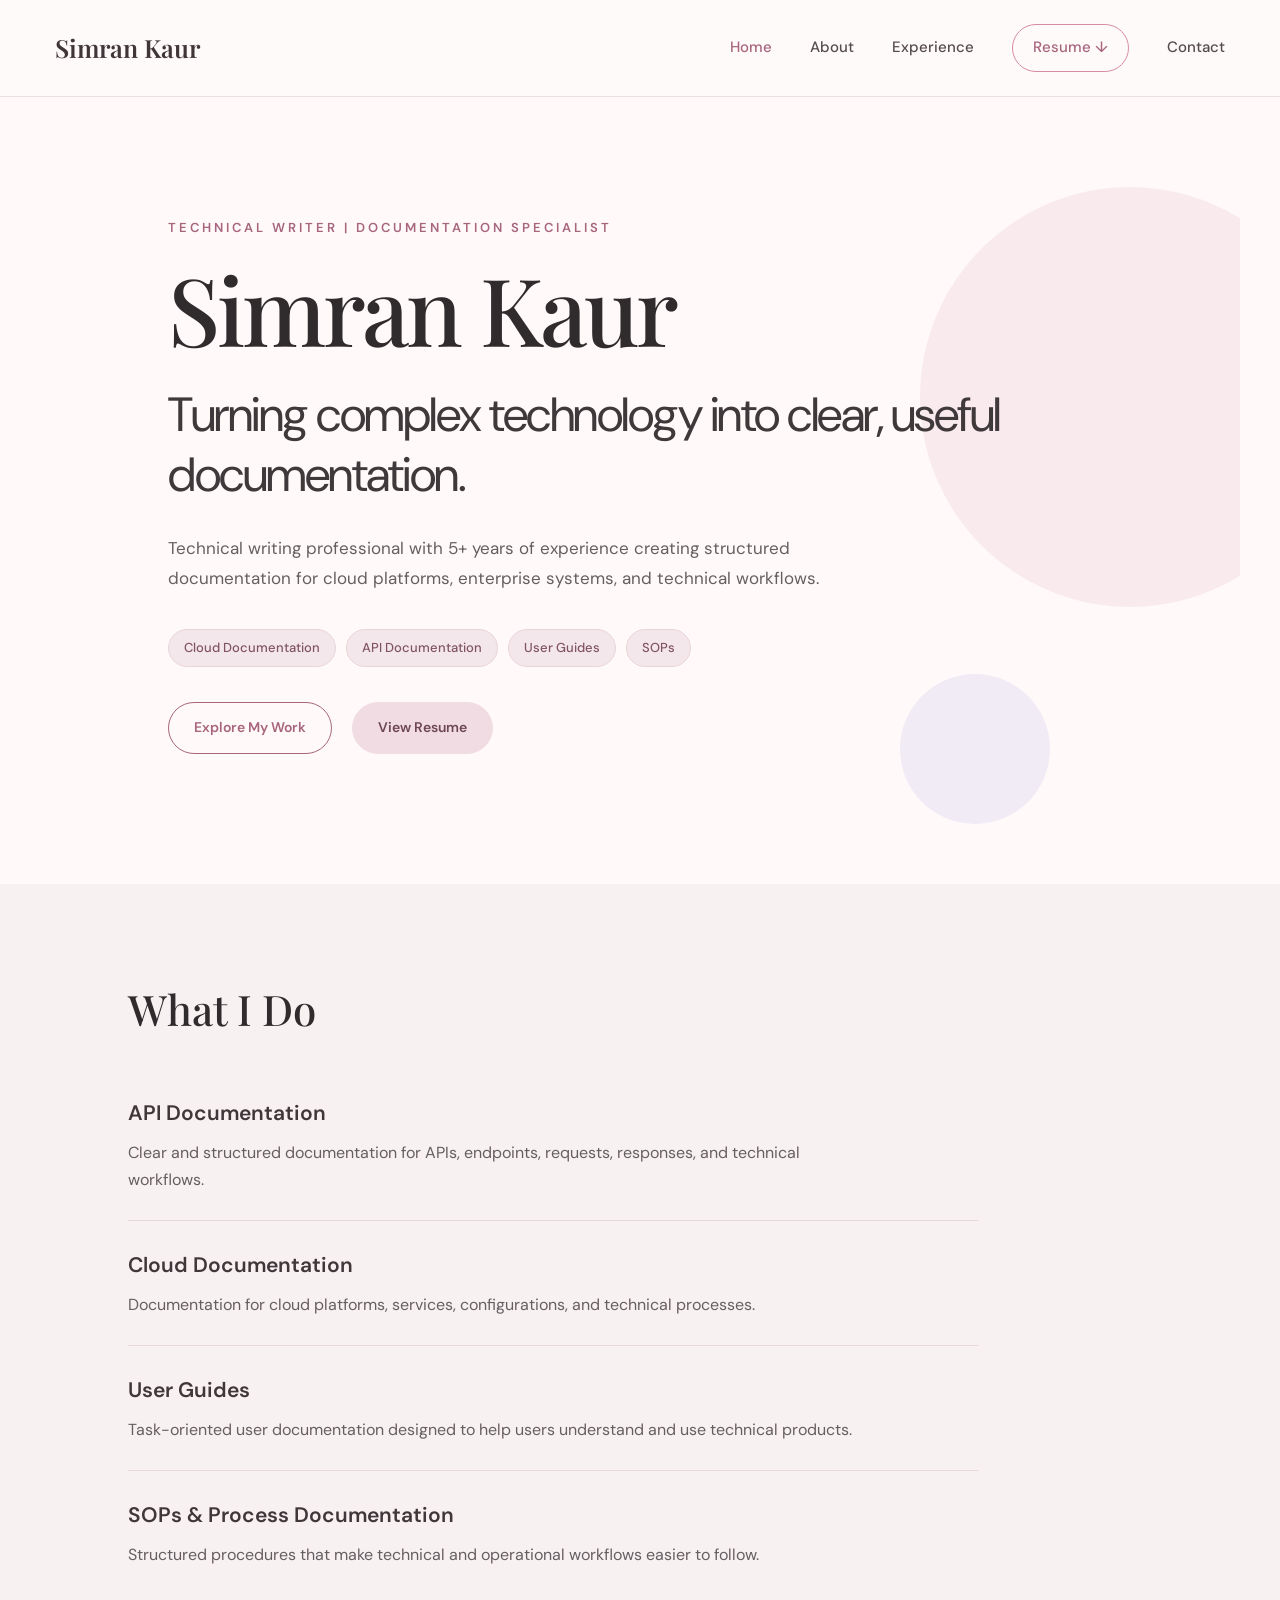
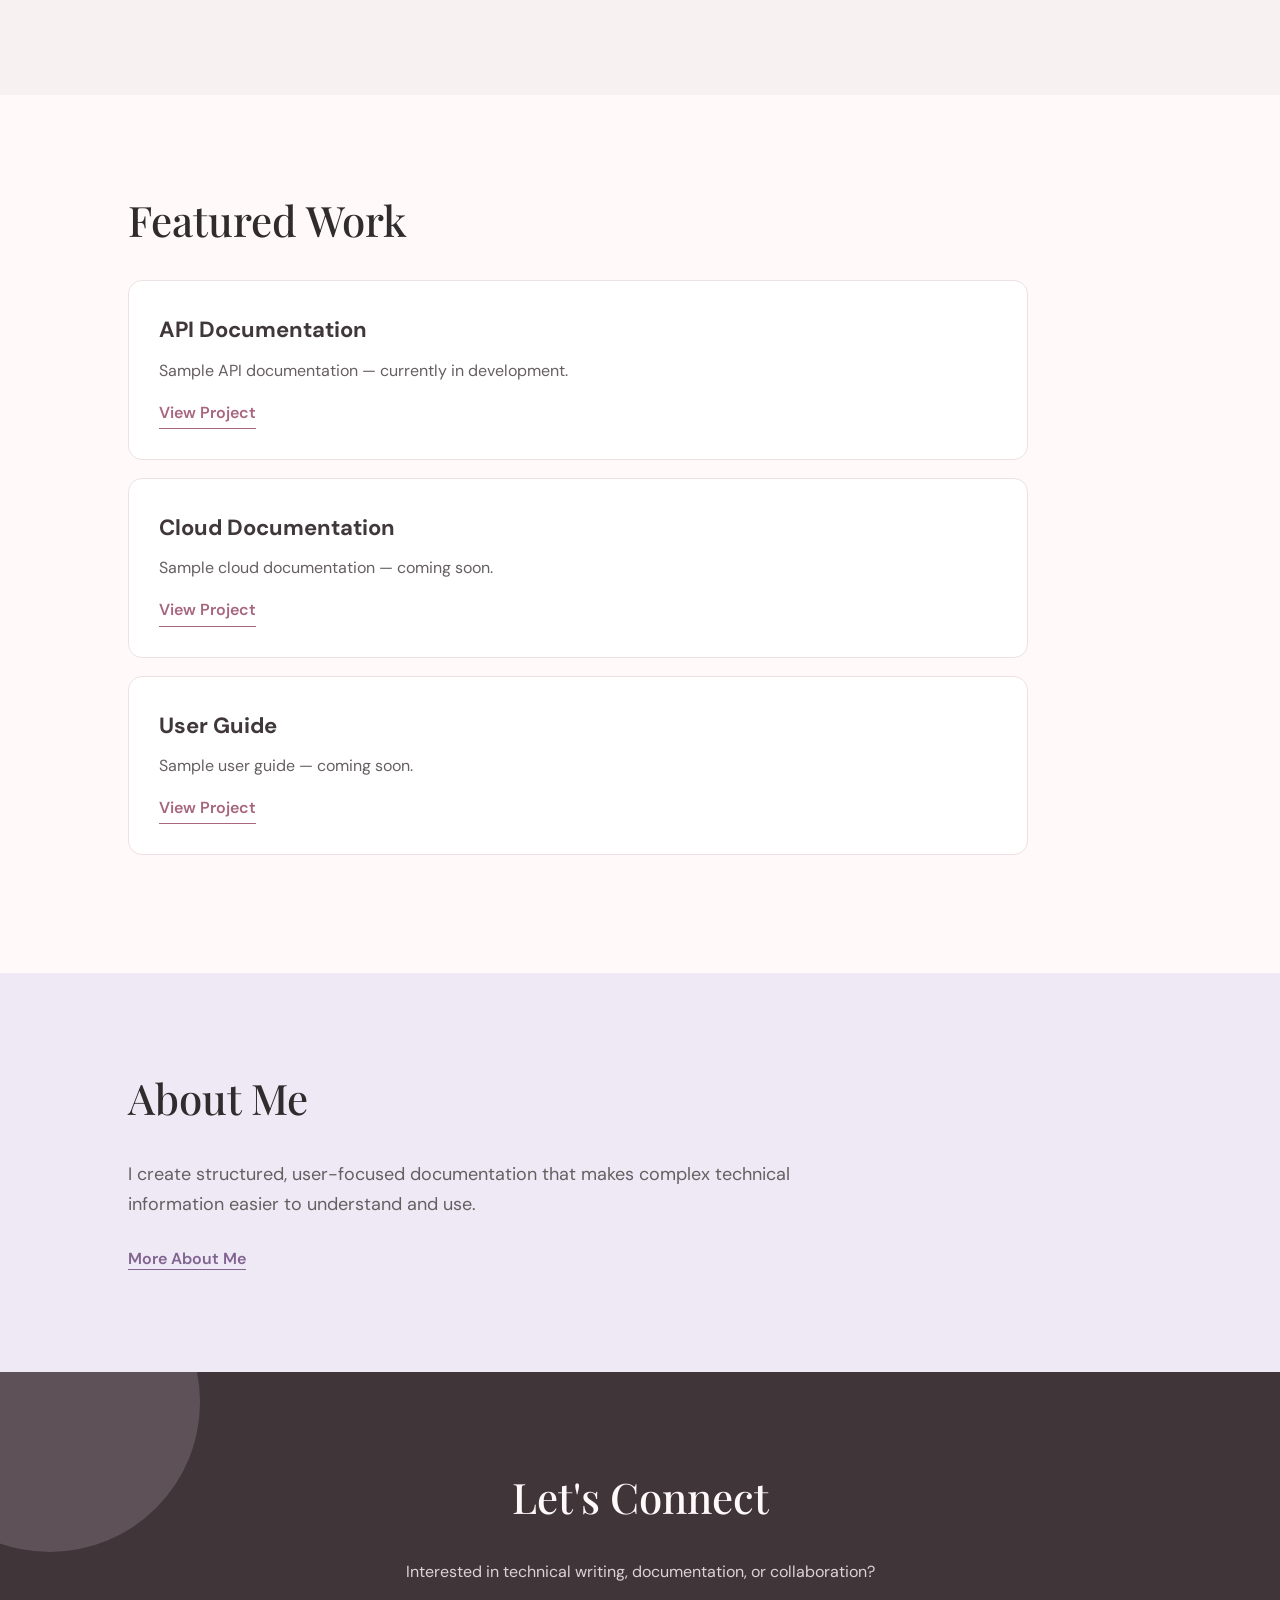
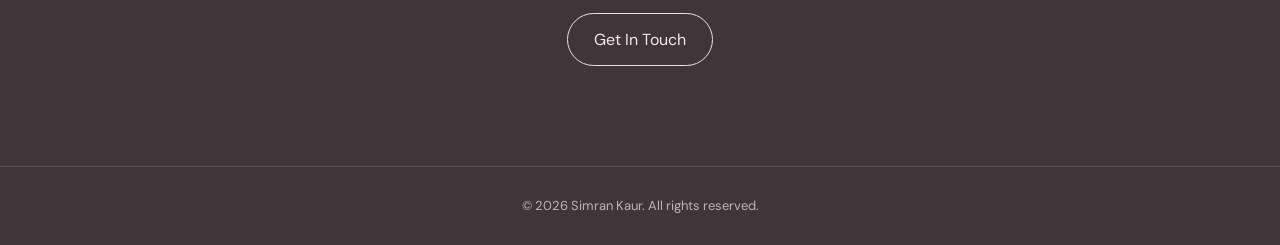
<file: index.html>
<!DOCTYPE html>
<html lang="en">

<head>
    <meta charset="UTF-8">
    <meta name="viewport" content="width=device-width, initial-scale=1.0">

    <title>Simran Kaur | Technical Writer</title>
    <link rel="stylesheet" href="style.css">

    <meta name="description"
          content="Technical writing portfolio of Simran Kaur, specializing in cloud, API, and software documentation.">
</head>

<body>

    <!-- Navigation -->
   <header class="site-header">

    <div class="nav-container">

        <!-- Logo -->
        <a href="index.html" class="site-logo">
            Simran Kaur
        </a>

        <!-- Navigation -->
        <nav class="main-nav">

           <a href="index.html" class="active">Home</a>

            <a href="about.html">About</a>

           <!-- <a href="portfolio.html">Portfolio</a> -->

            <a href="experience.html">Experience</a>

            <!-- Resume Download -->
            <a href= "assets/Simran-Kaur-Resume.pdf"
               class="resume-btn"
               download>
                Resume ↓
            </a>

            <a href="contact.html">Contact</a>

        </nav>

    </div>

</header>

    <!-- Hero Section -->
    <main>

        <section id="hero">

            <p>TECHNICAL WRITER | DOCUMENTATION SPECIALIST</p>

            <h1>Simran Kaur</h1>

            <h2>
                Turning complex technology into clear,
                useful documentation.
            </h2>

          <p>
                Technical writing professional with 5+ years of experience creating
                structured documentation for cloud platforms, enterprise systems,
                and technical workflows.
        </p>

<div class="focus-tags">

    <span>Cloud Documentation</span>
    <span>API Documentation</span>
    <span>User Guides</span>
    <span>SOPs</span>

</div>

<div class="hero-buttons">

    <a href="portfolio.html">Explore My Work</a>

    <a href="resume.html">View Resume</a>

</div>

        </section>


        <!-- What I Do -->
        <section id="what-i-do">

            <h2>What I Do</h2>

            <div>
                <h3>API Documentation</h3>
                <p>
                    Clear and structured documentation for APIs,
                    endpoints, requests, responses, and technical workflows.
                </p>
            </div>

            <div>
                <h3>Cloud Documentation</h3>
                <p>
                    Documentation for cloud platforms, services,
                    configurations, and technical processes.
                </p>
            </div>

            <div>
                <h3>User Guides</h3>
                <p>
                    Task-oriented user documentation designed to help
                    users understand and use technical products.
                </p>
            </div>

            <div>
                <h3>SOPs & Process Documentation</h3>
                <p>
                    Structured procedures that make technical and
                    operational workflows easier to follow.
                </p>
            </div>

        </section>


        <!-- Featured Work -->
        <section id="featured-work">

            <h2>Featured Work</h2>

            <div>
                <h3>API Documentation</h3>
                <p>Sample API documentation — currently in development.</p>
                <a href="portfolio.html">View Project</a>
            </div>

            <div>
                <h3>Cloud Documentation</h3>
                <p>Sample cloud documentation — coming soon.</p>
                <a href="portfolio.html">View Project</a>
            </div>

            <div>
                <h3>User Guide</h3>
                <p>Sample user guide — coming soon.</p>
                <a href="portfolio.html">View Project</a>
            </div>

        </section>


        <!-- About Preview -->
        <section id="about-preview">

            <h2>About Me</h2>

            <p>
                I create structured, user-focused documentation that
                makes complex technical information easier to understand
                and use.
            </p>

            <a href="about.html">More About Me</a>

        </section>


        <!-- Contact -->
        <section id="contact-preview">

            <h2>Let's Connect</h2>

            <p>
                Interested in technical writing, documentation,
                or collaboration?
            </p>

            <a href="contact.html">Get In Touch</a>

        </section>

    </main>


    <!-- Footer -->
    <footer>

        <p>© 2026 Simran Kaur. All rights reserved.</p>

    </footer>

</body>

</html>
</file>
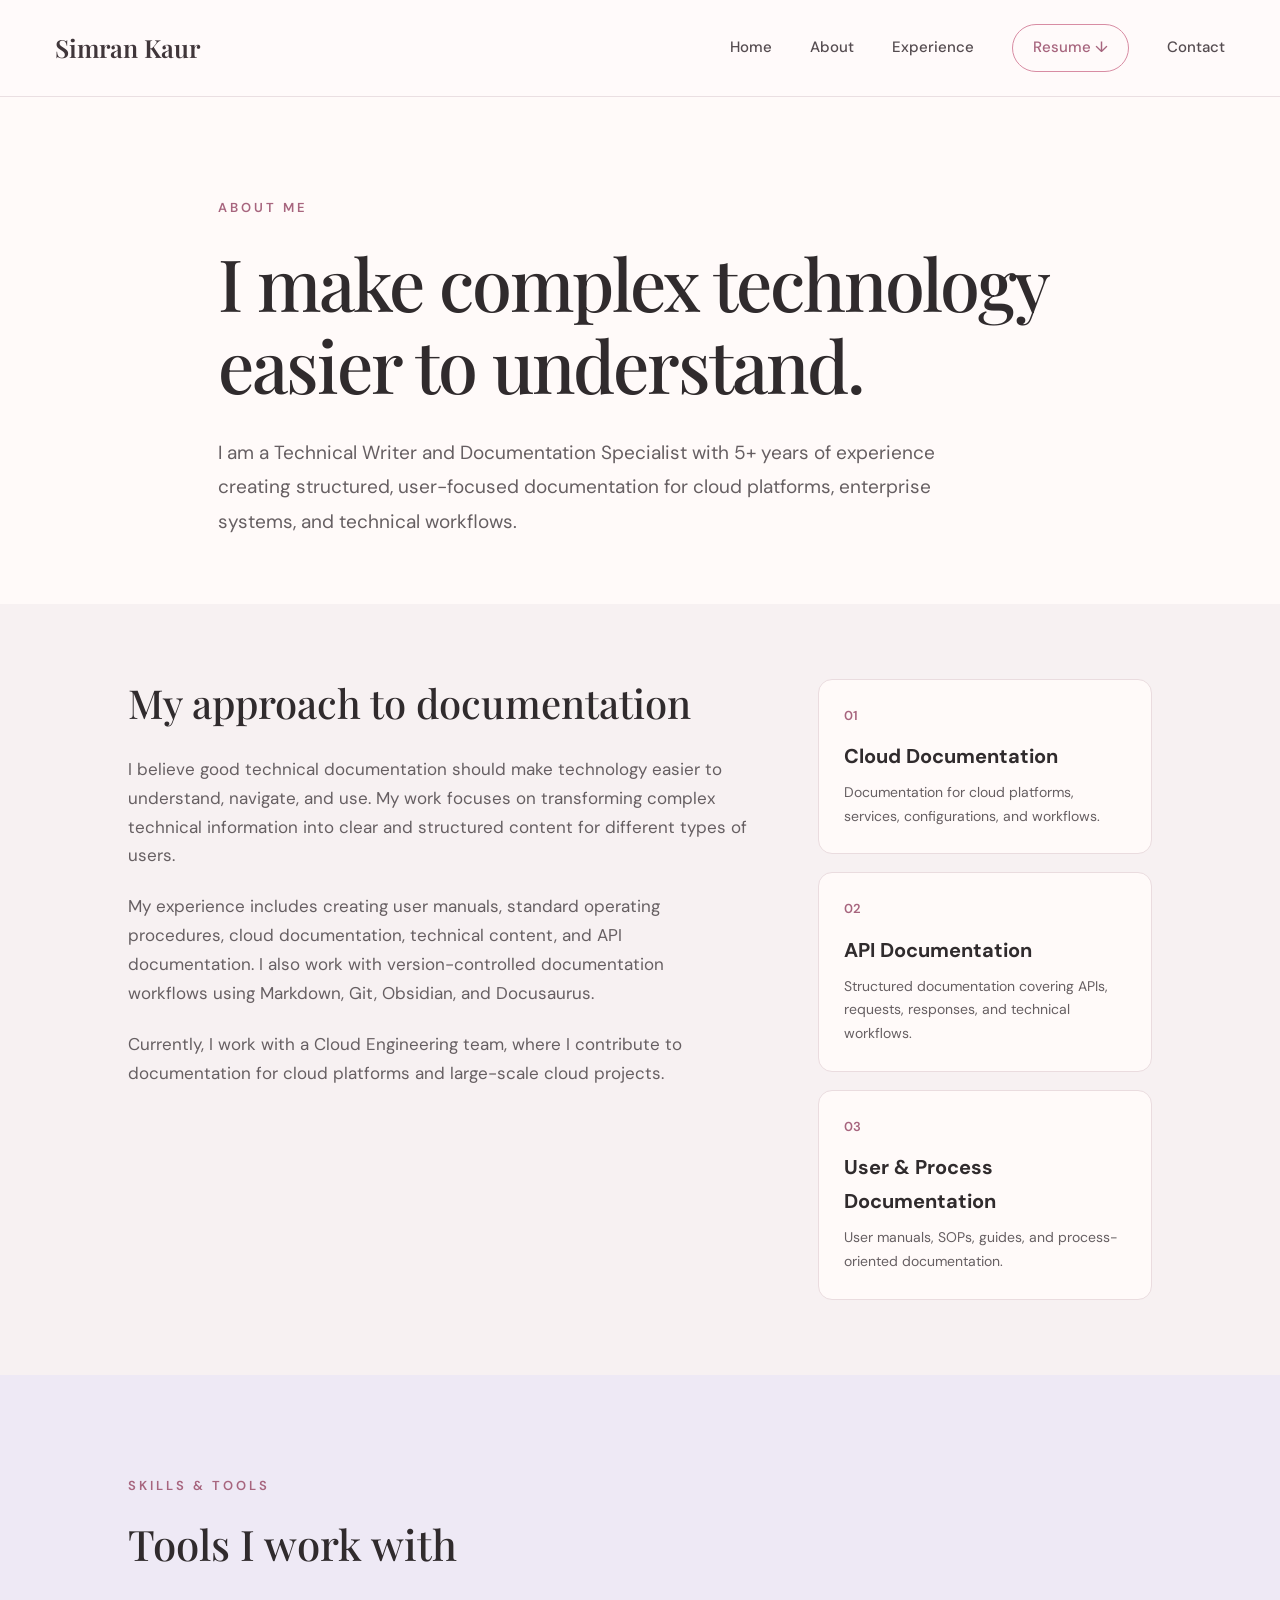
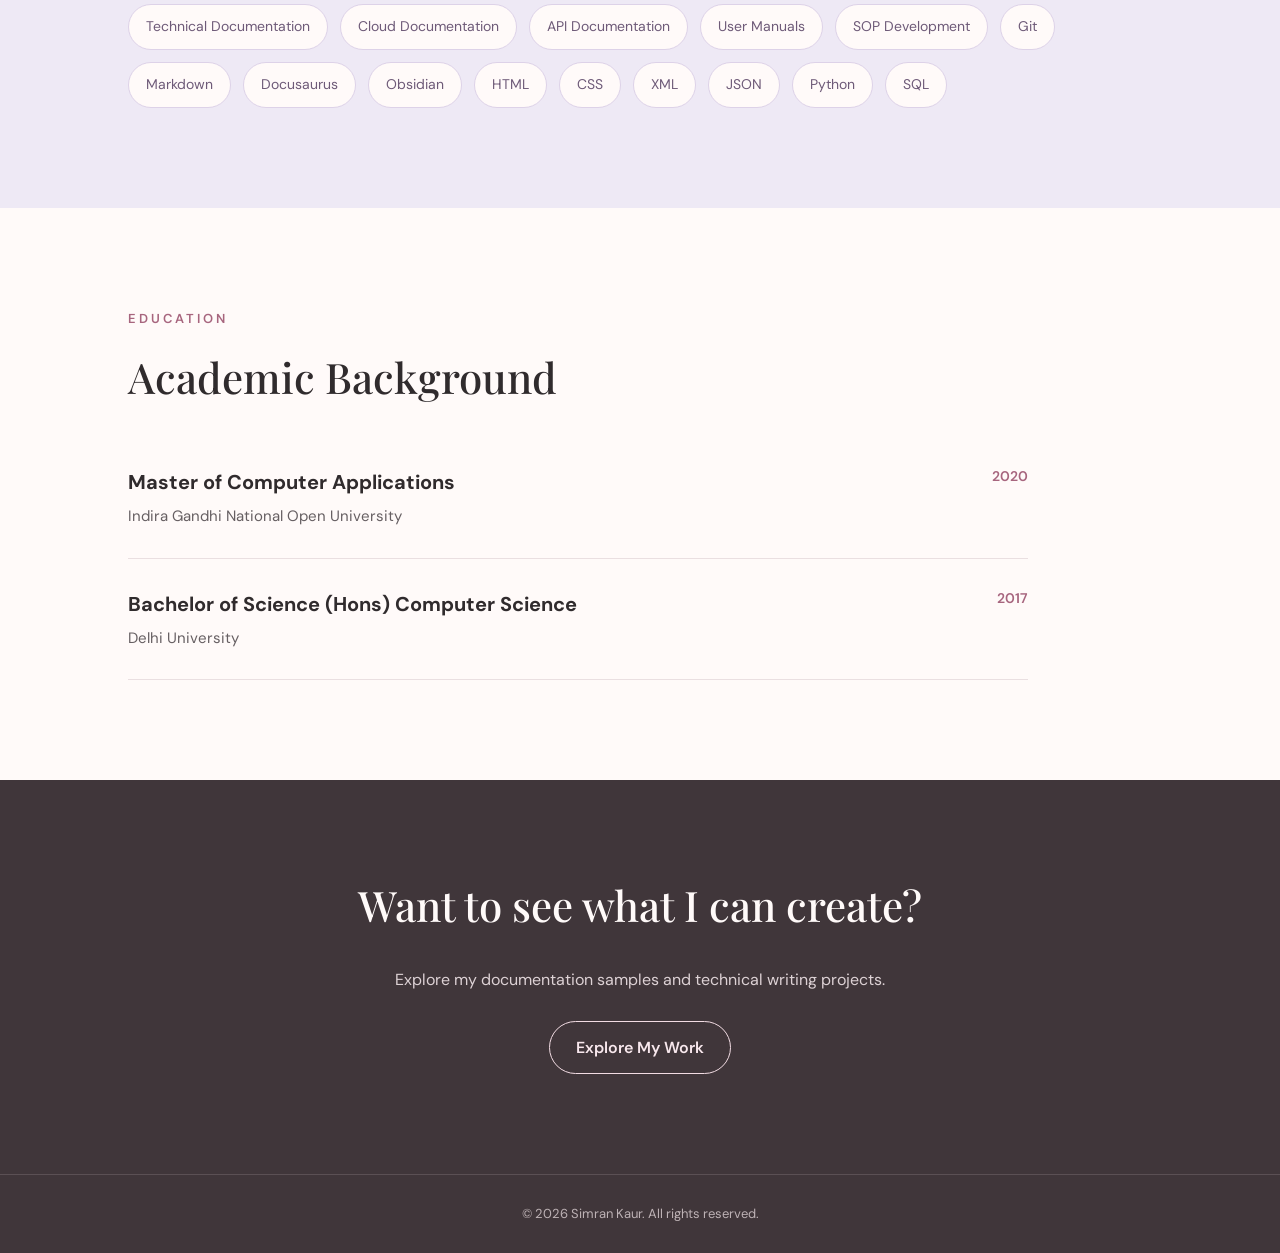
<file: about.html>
<!DOCTYPE html>
<html lang="en">

<head>

    <meta charset="UTF-8">

    <meta name="viewport"
          content="width=device-width, initial-scale=1.0">

    <title>About | Simran Kaur</title>

    <meta name="description"
          content="About Simran Kaur, Technical Writer and Documentation Specialist specializing in cloud and software documentation.">

    <link rel="stylesheet" href="style.css">

</head>


<body class="about-page">


    <!-- Navigation -->

    <header class="site-header">

    <div class="nav-container">

        <a href="index.html" class="site-logo">
            Simran Kaur
        </a>

        <nav class="main-nav">

            <a href="index.html">Home</a>
            <a href="about.html">About</a>
           <!-- <a href="portfolio.html">Portfolio</a> -->
            <a href="experience.html">Experience</a>

            <a href= "assets/Simran-Kaur-Resume.pdf"
               class="resume-btn"
               download>
                Resume ↓
            </a>

            <a href="contact.html">Contact</a>

        </nav>

    </div>

</header>



    <!-- About Hero -->

    <main>

        <section class="page-hero">

            <p class="section-label">
                ABOUT ME
            </p>

            <h1>
                I make complex technology
                easier to understand.
            </h1>

            <p class="page-intro">
                I am a Technical Writer and Documentation Specialist
                with 5+ years of experience creating structured,
                user-focused documentation for cloud platforms,
                enterprise systems, and technical workflows.
            </p>

        </section>



        <!-- About Content -->

        <section class="about-content">

            <div class="about-main">

                <h2>
                    My approach to documentation
                </h2>

                <p>
                    I believe good technical documentation should make
                    technology easier to understand, navigate, and use.
                    My work focuses on transforming complex technical
                    information into clear and structured content for
                    different types of users.
                </p>

                <p>
                    My experience includes creating user manuals,
                    standard operating procedures, cloud documentation,
                    technical content, and API documentation.
                    I also work with version-controlled documentation
                    workflows using Markdown, Git, Obsidian, and
                    Docusaurus.
                </p>

                <p>
                    Currently, I work with a Cloud Engineering team,
                    where I contribute to documentation for cloud
                    platforms and large-scale cloud projects.
                </p>

            </div>


            <div class="about-side">

                <div class="about-card">

                    <span>01</span>

                    <h3>
                        Cloud Documentation
                    </h3>

                    <p>
                        Documentation for cloud platforms,
                        services, configurations, and workflows.
                    </p>

                </div>


                <div class="about-card">

                    <span>02</span>

                    <h3>
                        API Documentation
                    </h3>

                    <p>
                        Structured documentation covering APIs,
                        requests, responses, and technical workflows.
                    </p>

                </div>


                <div class="about-card">

                    <span>03</span>

                    <h3>
                        User & Process Documentation
                    </h3>

                    <p>
                        User manuals, SOPs, guides, and
                        process-oriented documentation.
                    </p>

                </div>

            </div>

        </section>



        <!-- Skills -->

        <section class="skills-section">

            <p class="section-label">
                SKILLS & TOOLS
            </p>

            <h2>
                Tools I work with
            </h2>


            <div class="skills-grid">

                <span>Technical Documentation</span>

                <span>Cloud Documentation</span>

                <span>API Documentation</span>

                <span>User Manuals</span>

                <span>SOP Development</span>

                <span>Git</span>

                <span>Markdown</span>

                <span>Docusaurus</span>

                <span>Obsidian</span>

                <span>HTML</span>

                <span>CSS</span>

                <span>XML</span>

                <span>JSON</span>

                <span>Python</span>

                <span>SQL</span>

            </div>

        </section>



        <!-- Education -->

        <section class="education-section">

            <p class="section-label">
                EDUCATION
            </p>

            <h2>
                Academic Background
            </h2>


            <div class="education-item">

                <div>

                    <h3>
                        Master of Computer Applications
                    </h3>

                    <p>
                        Indira Gandhi National Open University
                    </p>

                </div>

                <span>
                    2020
                </span>

            </div>


            <div class="education-item">

                <div>

                    <h3>
                        Bachelor of Science (Hons)
                        Computer Science
                    </h3>

                    <p>
                        Delhi University
                    </p>

                </div>

                <span>
                    2017
                </span>

            </div>

        </section>



        <!-- CTA -->

        <section class="about-cta">

            <h2>
                Want to see what I can create?
            </h2>

            <p>
                Explore my documentation samples and
                technical writing projects.
            </p>

            <a href="https://docs.apiculus.com/docs/Subscribers/intro" target="_blank">
                Explore My Work
            </a>

        </section>


    </main>



    <!-- Footer -->

    <footer>

        <p>
            © 2026 Simran Kaur. All rights reserved.
        </p>

    </footer>


</body>

</html>
</file>
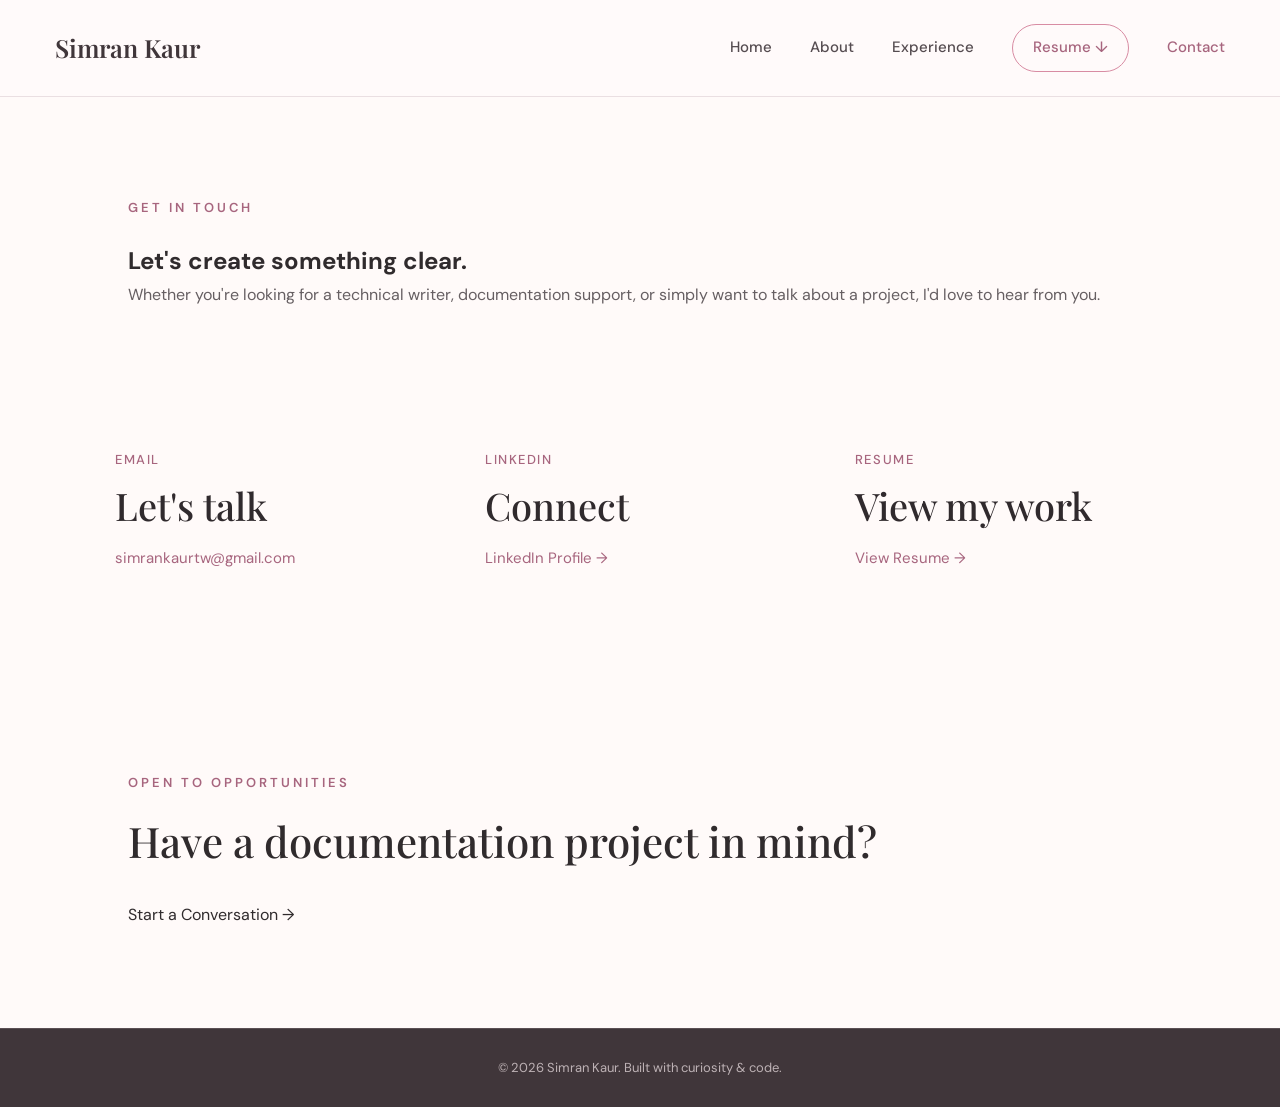
<file: contact.html>
<!DOCTYPE html>
<html lang="en">

<head>

    <meta charset="UTF-8">

    <meta name="viewport"
          content="width=device-width, initial-scale=1.0">

    <title>Contact | Simran Kaur</title>

    <meta name="description"
          content="Contact Simran Kaur, Technical Writer and Documentation Specialist.">

    <link rel="stylesheet" href="style.css">

</head>


<body>


    <!-- =========================================
         NAVIGATION
    ========================================== -->

    <header class="site-header">

        <div class="nav-container">

            <a href="index.html" class="site-logo">
                Simran Kaur
            </a>

            <nav class="main-nav">

                <a href="index.html">Home</a>

                <a href="about.html">About</a>

               <!-- <a href="portfolio.html">Portfolio</a> -->

                <a href="experience.html">Experience</a>

                <a href="assets/Simran-Kaur-Resume.pdf"
                   class="resume-btn"
                   download>
                    Resume ↓
                </a>

                <a href="contact.html" class="active">
                    Contact
                </a>

            </nav>

        </div>

    </header>



    <!-- =========================================
         CONTACT HERO
    ========================================== -->

    <main>

        <section class="contact-hero">

            <div class="contact-hero-content">

                <p class="section-label">
                    GET IN TOUCH
                </p>

                <h1>
                    Let's create
                    <span>something clear.</span>
                </h1>

                <p class="contact-intro">
                    Whether you're looking for a technical writer,
                    documentation support, or simply want to
                    talk about a project, I'd love to hear from you.
                </p>

            </div>

        </section>



        <!-- =========================================
             CONTACT DETAILS
        ========================================== -->

        <section class="contact-section">

            <div class="contact-grid">

                <!-- EMAIL -->

                <div class="contact-card">


                    <p class="contact-label">
                        EMAIL
                    </p>

                    <h2>
                        Let's talk
                    </h2>

                    <a href="mailto: simrankaurtw@gmail.com"
                       class="contact-link">
                        simrankaurtw@gmail.com
                    </a>

                </div>



                <!-- LINKEDIN -->

                <div class="contact-card">

                    <p class="contact-label">
                        LINKEDIN
                    </p>

                    <h2>
                        Connect
                    </h2>

            <a href="https://www.linkedin.com/in/simran-kaur-5379bb121/" target="_blank" rel="noopener noreferrer" class="contact-link"> LinkedIn Profile →
            </a>

                </div>



                <!-- RESUME -->

                <div class="contact-card">

                    <p class="contact-label">
                        RESUME
                    </p>

                    <h2>
                        View my work
                    </h2>

                    <a href="assets/Simran-Kaur-Resume.pdf"
                       target="_blank"
                       class="contact-link">
                        View Resume →
                    </a>

                </div>

            </div>

        </section>



        <!-- =========================================
             CLOSING CTA
        ========================================== -->

        <section class="contact-cta">

            <p class="section-label">
                OPEN TO OPPORTUNITIES
            </p>

            <h2>
                Have a documentation
                project in mind?
            </h2>

            <a href="mailto:simrankaurtw@gmail.com or sim30ran.k@gmail.com"
               class="contact-cta-button">
                Start a Conversation →
            </a>

        </section>

    </main>



    <!-- =========================================
         FOOTER
    ========================================== -->

    <footer class="site-footer">

        <p>
            © 2026 Simran Kaur. Built with curiosity & code.
        </p>

    </footer>


</body>

</html>
</file>
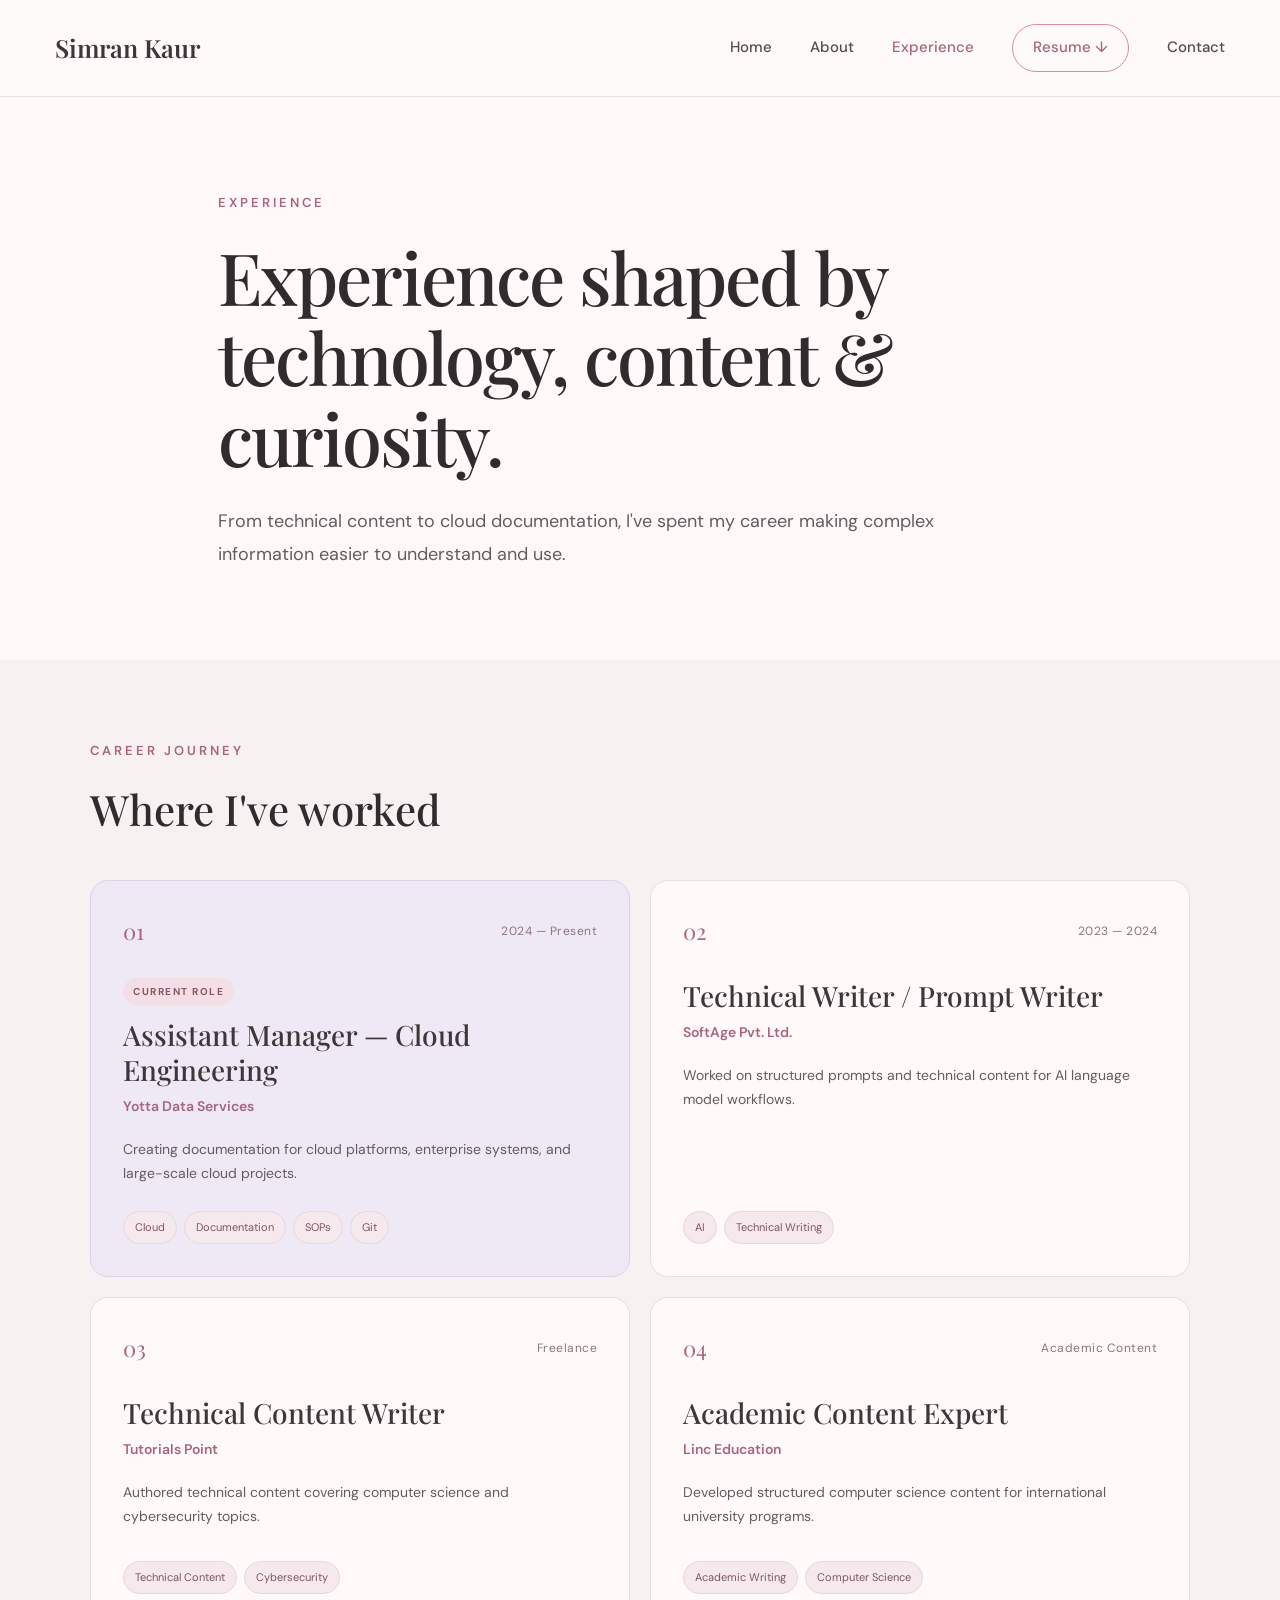
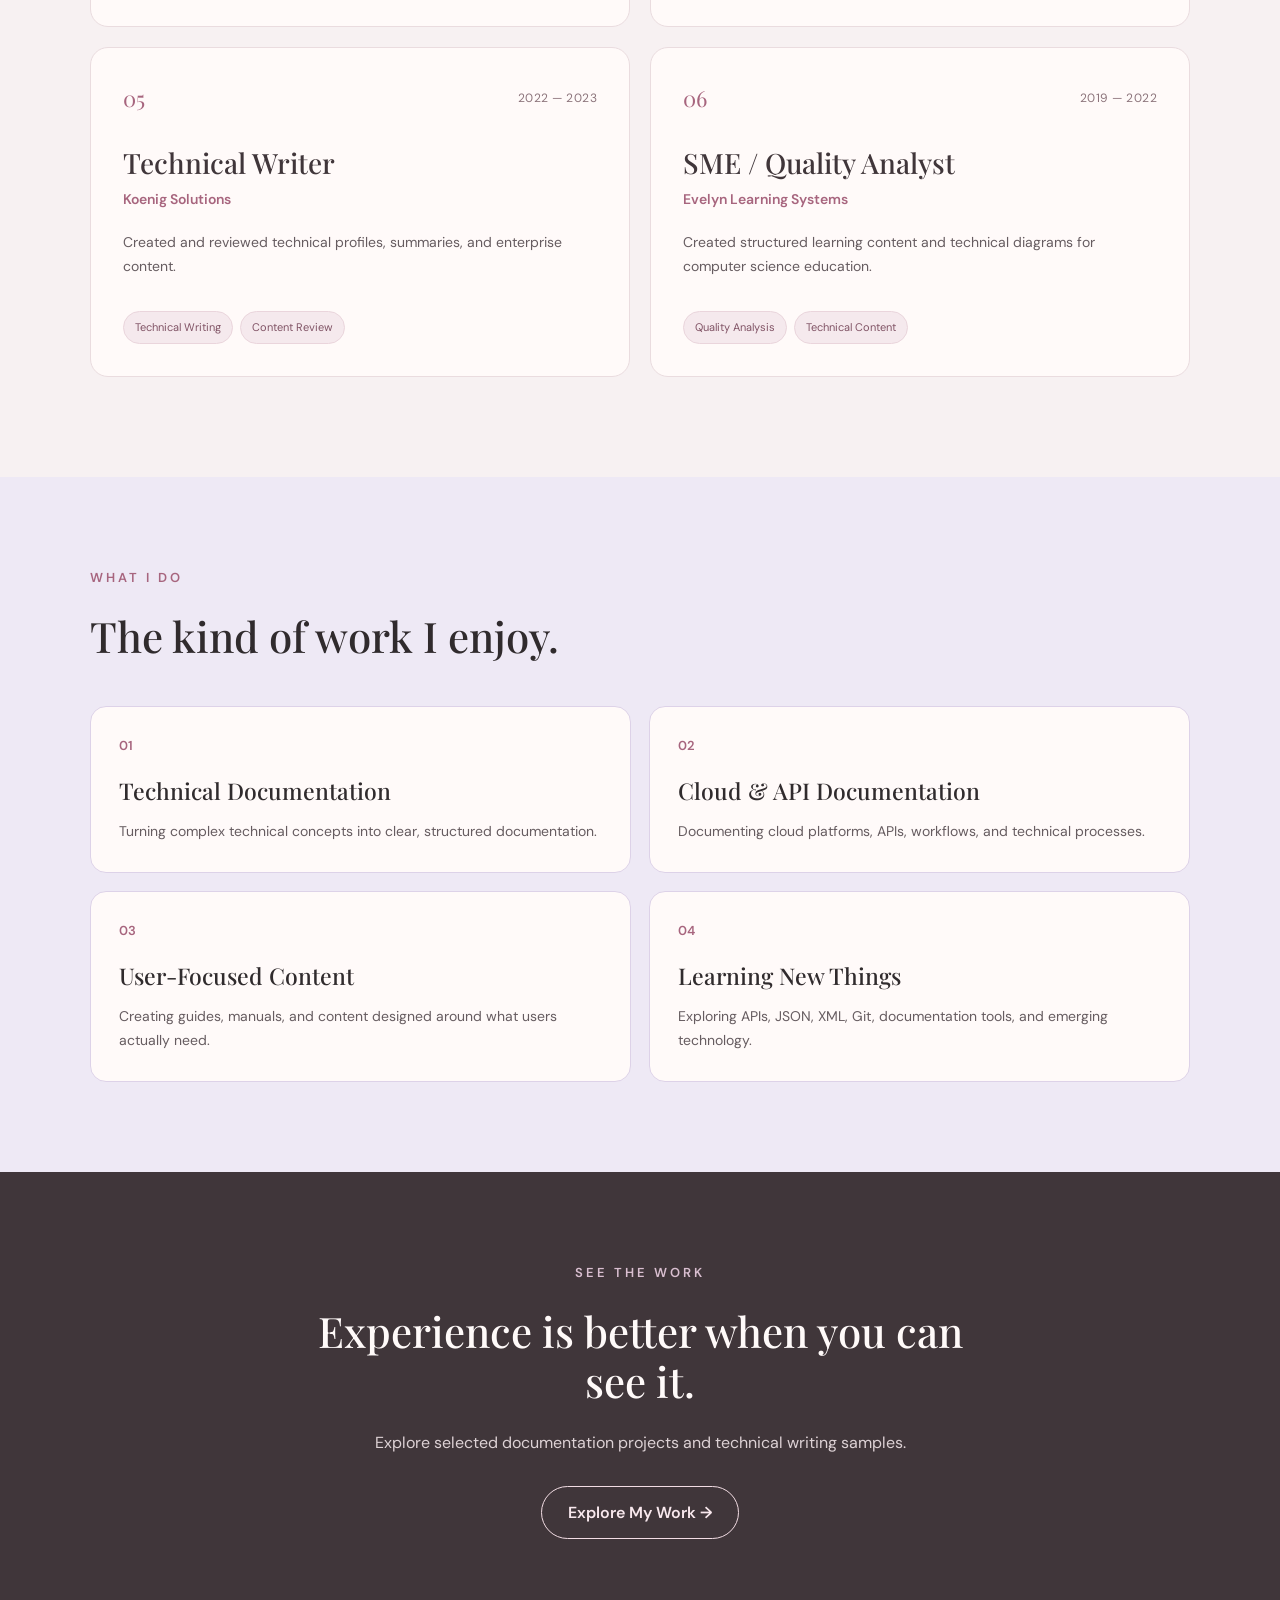
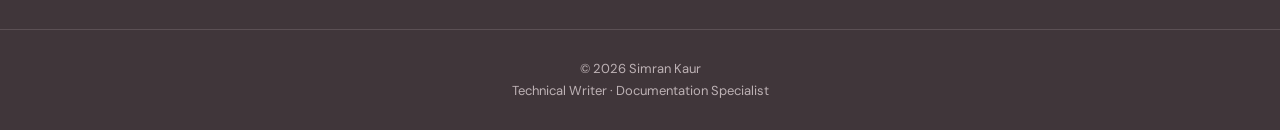
<file: experience.html>
<!DOCTYPE html>
<html lang="en">

<head>

    <meta charset="UTF-8">

    <meta name="viewport" content="width=device-width, initial-scale=1.0">

    <title>Experience | Simran Kaur</title>

    <!-- Google Fonts -->
    <link rel="preconnect" href="https://fonts.googleapis.com">

    <link rel="preconnect" href="https://fonts.gstatic.com" crossorigin>

    <link href="https://fonts.googleapis.com/css2?family=DM+Sans:wght@400;500;600;700&family=Playfair+Display:wght@400;500;600&display=swap" rel="stylesheet">

    <!-- Main Stylesheet -->
    <link rel="stylesheet" href="style.css">

</head>


<body>


<!-- NAVIGATION -->

<header class="site-header">

    <div class="nav-container">

        <a href="index.html" class="site-logo">
            Simran Kaur
        </a>

        <nav class="main-nav">

            <a href="index.html">Home</a>
            <a href="about.html">About</a>
          <!--  <a href="portfolio.html">Portfolio</a> -->

            <a href="experience.html" class="active">
                Experience
            </a>

            <a href="assets/Simran-Kaur-Resume.pdf" class="resume-btn" download>
                Resume ↓
            </a>

            <a href="contact.html">Contact</a>

        </nav>

    </div>

</header>



<!-- EXPERIENCE HERO -->

<section class="experience-hero">

    <p class="section-label">
        EXPERIENCE
    </p>

    <h1>
        Experience shaped by
        technology, content & curiosity.
    </h1>

    <p class="experience-intro">
        From technical content to cloud documentation,
        I've spent my career making complex information
        easier to understand and use.
    </p>

</section>



<!-- EXPERIENCE -->

<section class="experience-section">

    <div class="experience-heading">

        <p class="section-label">
            CAREER JOURNEY
        </p>

        <h2>
            Where I've worked
        </h2>

    </div>


    <div class="experience-grid">


        <!-- YOTTA -->

        <article class="experience-card featured-experience">

            <div class="experience-top">

                <span class="experience-number">
                    01
                </span>

                <span class="experience-period">
                    2024 — Present
                </span>

            </div>


            <p class="experience-role">
                CURRENT ROLE
            </p>


            <h3>
                Assistant Manager —
                Cloud Engineering
            </h3>


            <h4>
                Yotta Data Services
            </h4>


            <p class="experience-description">
                Creating documentation for cloud platforms,
                enterprise systems, and large-scale cloud
                projects.
            </p>


            <div class="experience-tags">

                <span>Cloud</span>

                <span>Documentation</span>

                <span>SOPs</span>

                <span>Git</span>

            </div>

        </article>



        <!-- SOFTAGE -->

        <article class="experience-card">

            <div class="experience-top">

                <span class="experience-number">
                    02
                </span>

                <span class="experience-period">
                    2023 — 2024
                </span>

            </div>


            <h3>
                Technical Writer /
                Prompt Writer
            </h3>


            <h4>
                SoftAge Pvt. Ltd.
            </h4>


            <p class="experience-description">
                Worked on structured prompts and technical
                content for AI language model workflows.
            </p>


            <div class="experience-tags">

                <span>AI</span>

                <span>Technical Writing</span>

            </div>

        </article>



        <!-- TUTORIALS POINT -->

        <article class="experience-card">

            <div class="experience-top">

                <span class="experience-number">
                    03
                </span>

                <span class="experience-period">
                    Freelance
                </span>

            </div>


            <h3>
                Technical Content Writer
            </h3>


            <h4>
                Tutorials Point
            </h4>


            <p class="experience-description">
                Authored technical content covering
                computer science and cybersecurity topics.
            </p>


            <div class="experience-tags">

                <span>Technical Content</span>

                <span>Cybersecurity</span>

            </div>

        </article>



        <!-- LINC -->

        <article class="experience-card">

            <div class="experience-top">

                <span class="experience-number">
                    04
                </span>

                <span class="experience-period">
                    Academic Content
                </span>

            </div>


            <h3>
                Academic Content Expert
            </h3>


            <h4>
                Linc Education
            </h4>


            <p class="experience-description">
                Developed structured computer science
                content for international university programs.
            </p>


            <div class="experience-tags">

                <span>Academic Writing</span>

                <span>Computer Science</span>

            </div>

        </article>



        <!-- KOENIG -->

        <article class="experience-card">

            <div class="experience-top">

                <span class="experience-number">
                    05
                </span>

                <span class="experience-period">
                    2022 — 2023
                </span>

            </div>


            <h3>
                Technical Writer
            </h3>


            <h4>
                Koenig Solutions
            </h4>


            <p class="experience-description">
                Created and reviewed technical profiles,
                summaries, and enterprise content.
            </p>


            <div class="experience-tags">

                <span>Technical Writing</span>

                <span>Content Review</span>

            </div>

        </article>



        <!-- EVELYN -->

        <article class="experience-card">

            <div class="experience-top">

                <span class="experience-number">
                    06
                </span>

                <span class="experience-period">
                    2019 — 2022
                </span>

            </div>


            <h3>
                SME / Quality Analyst
            </h3>


            <h4>
                Evelyn Learning Systems
            </h4>


            <p class="experience-description">
                Created structured learning content and
                technical diagrams for computer science education.
            </p>


            <div class="experience-tags">

                <span>Quality Analysis</span>

                <span>Technical Content</span>

            </div>

        </article>


    </div>

</section>



<!-- WHAT I DO -->

<section class="experience-skills">

    <div class="skills-inner">

        <p class="section-label">
            WHAT I DO
        </p>


        <h2>
            The kind of work I enjoy.
        </h2>


        <div class="experience-skill-grid">


            <div>

                <span>01</span>

                <h3>
                    Technical Documentation
                </h3>

                <p>
                    Turning complex technical concepts
                    into clear, structured documentation.
                </p>

            </div>


            <div>

                <span>02</span>

                <h3>
                    Cloud & API Documentation
                </h3>

                <p>
                    Documenting cloud platforms, APIs,
                    workflows, and technical processes.
                </p>

            </div>


            <div>

                <span>03</span>

                <h3>
                    User-Focused Content
                </h3>

                <p>
                    Creating guides, manuals, and content
                    designed around what users actually need.
                </p>

            </div>


            <div>

                <span>04</span>

                <h3>
                    Learning New Things
                </h3>

                <p>
                    Exploring APIs, JSON, XML, Git,
                    documentation tools, and emerging technology.
                </p>

            </div>


        </div>

    </div>

</section>



<!-- CTA -->

<section class="experience-cta">

    <p class="section-label">
        SEE THE WORK
    </p>


    <h2>
        Experience is better
        when you can see it.
    </h2>


    <p>
        Explore selected documentation projects
        and technical writing samples.
    </p>


    <a href="portfolio.html">
        Explore My Work →
    </a>

</section>



<!-- FOOTER -->

<footer class="site-footer">

    <p>
        © 2026 Simran Kaur
    </p>

    <p>
        Technical Writer · Documentation Specialist
    </p>

</footer>


</body>

</html>
</file>
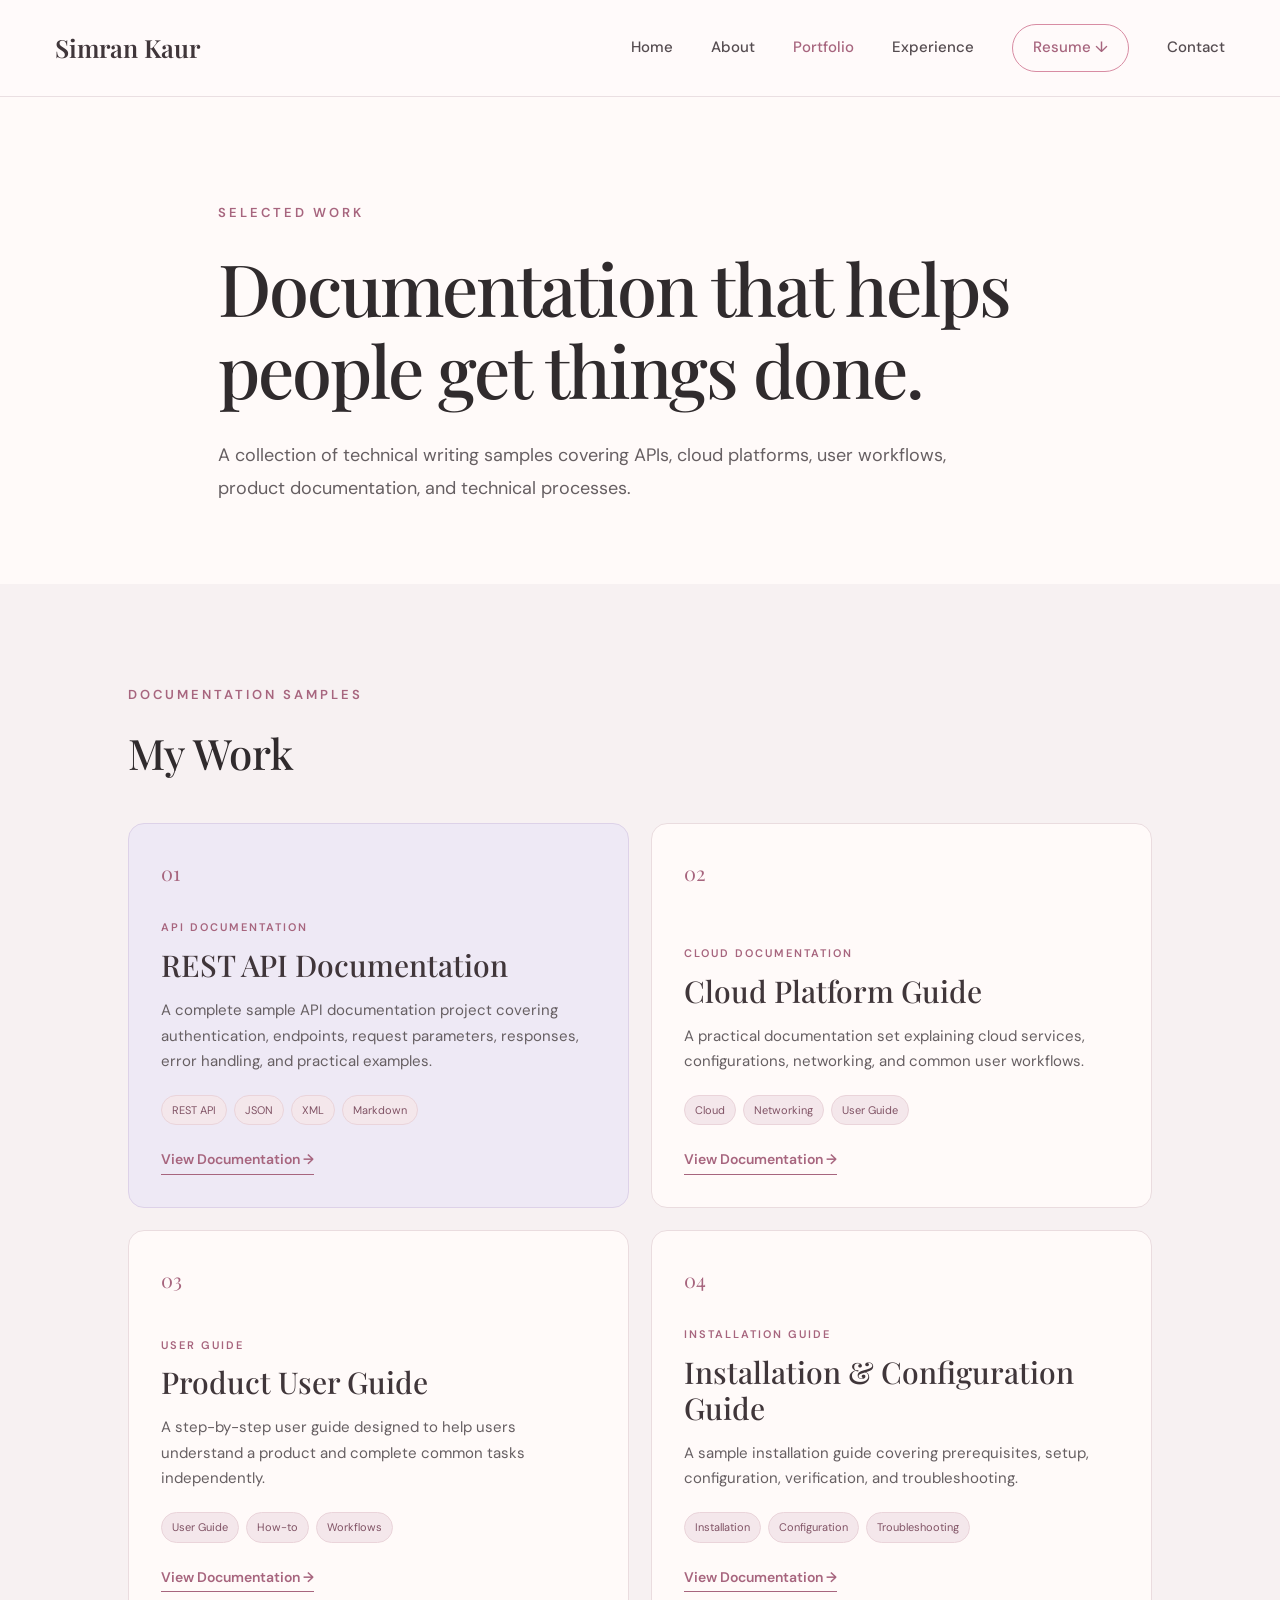
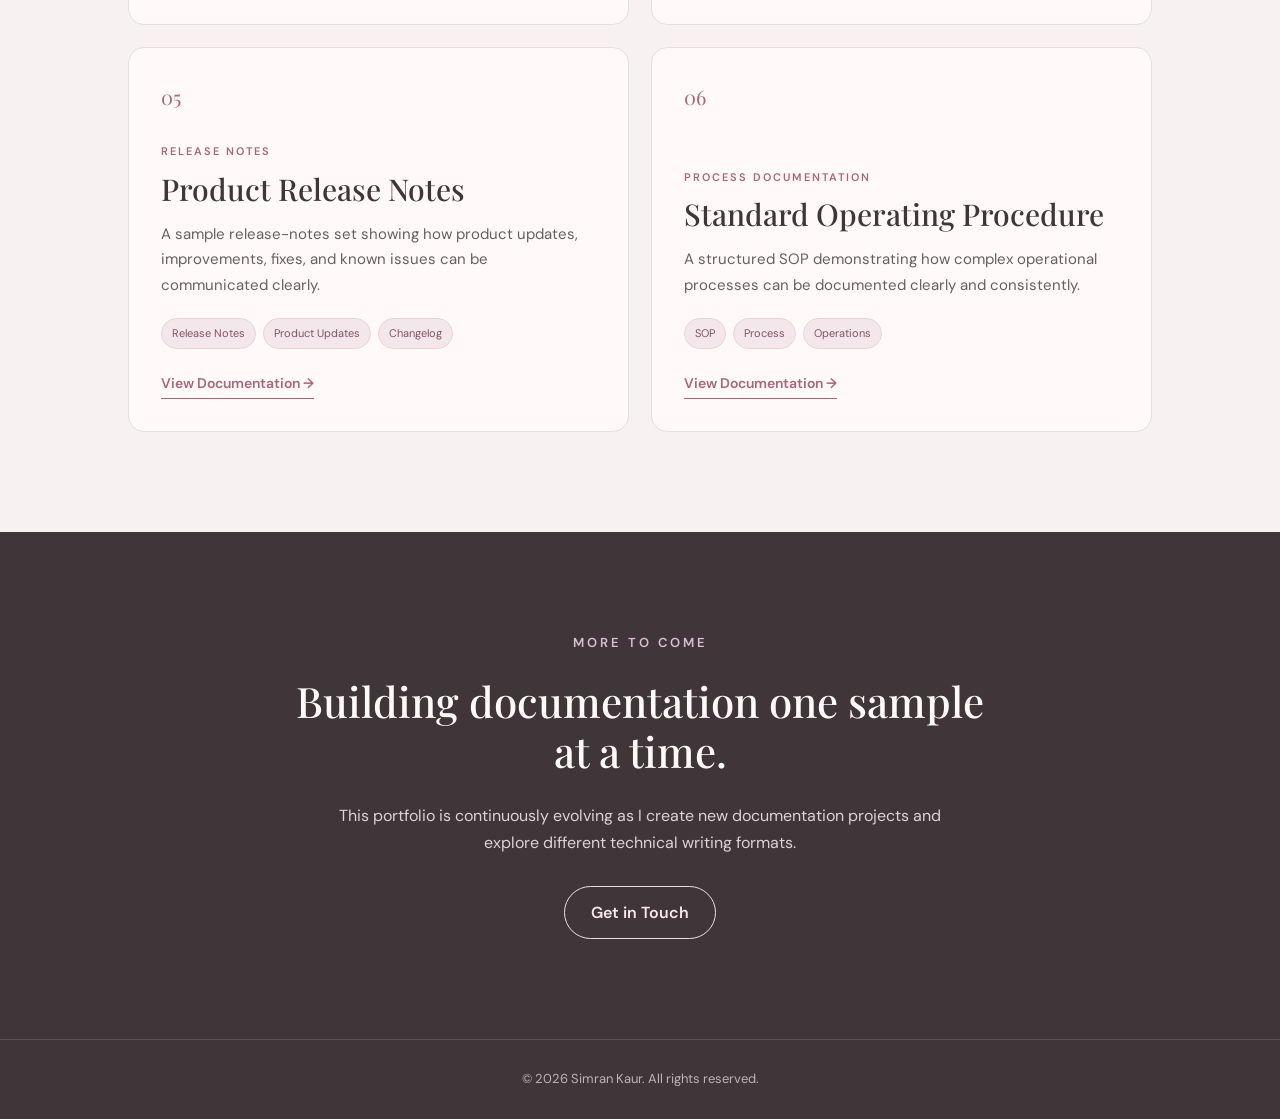
<file: portfolio-draft.html>
<!DOCTYPE html>
<html lang="en">

<head>

    <meta charset="UTF-8">

    <meta name="viewport"
          content="width=device-width, initial-scale=1.0">

    <title>Work | Simran Kaur</title>

    <meta name="description"
          content="Technical writing portfolio of Simran Kaur, featuring API documentation, cloud documentation, user guides, SOPs, and release notes.">

    <link rel="stylesheet" href="style.css">

</head>


<body>


    <!-- Navigation -->

    <header class="site-header">

    <div class="nav-container">

        <a href="index.html" class="site-logo">
            Simran Kaur
        </a>

        <nav class="main-nav">

            <a href="index.html">Home</a>

            <a href="about.html">About</a>

            <a href="portfolio.html" class="active">Portfolio</a>

            <a href="experience.html">Experience</a>

            <a href= "assets/Simran-Kaur-Resume.pdf" class="resume-btn" download>
                Resume ↓
            </a>

            <a href="contact.html">Contact</a>

        </nav>

    </div>

</header>



    <main>


        <!-- Portfolio Hero -->

        <section class="portfolio-hero">

            <p class="section-label">
                SELECTED WORK
            </p>

            <h1>
                Documentation that helps
                people get things done.
            </h1>

            <p>
                A collection of technical writing samples covering
                APIs, cloud platforms, user workflows, product
                documentation, and technical processes.
            </p>

        </section>



        <!-- Portfolio Categories -->

        <section class="work-section">

            <div class="work-intro">

                <p class="section-label">
                    DOCUMENTATION SAMPLES
                </p>

                <h2>
                    My Work
                </h2>

            </div>


            <div class="work-grid">


                <!-- API Documentation -->

                <article class="work-card featured-work-card">

                    <div class="work-number">
                        01
                    </div>

                    <div class="work-content">

                        <p class="work-type">
                            API DOCUMENTATION
                        </p>

                        <h3>
                            REST API Documentation
                        </h3>

                        <p>
                            A complete sample API documentation project
                            covering authentication, endpoints, request
                            parameters, responses, error handling, and
                            practical examples.
                        </p>

                        <div class="work-tags">

                            <span>REST API</span>
                            <span>JSON</span>
                            <span>XML</span>
                            <span>Markdown</span>

                        </div>

                        <a href="#">
                            View Documentation →
                        </a>

                    </div>

                </article>



                <!-- Cloud Documentation -->

                <article class="work-card">

                    <div class="work-number">
                        02
                    </div>

                    <div class="work-content">

                        <p class="work-type">
                            CLOUD DOCUMENTATION
                        </p>

                        <h3>
                            Cloud Platform Guide
                        </h3>

                        <p>
                            A practical documentation set explaining
                            cloud services, configurations, networking,
                            and common user workflows.
                        </p>

                        <div class="work-tags">

                            <span>Cloud</span>
                            <span>Networking</span>
                            <span>User Guide</span>

                        </div>

                        <a href="https://sampledocs.gitbook.io/nimbus-cloud-platform">
                            View Documentation →
                        </a>

                    </div>

                </article>



                <!-- User Guide -->

                <article class="work-card">

                    <div class="work-number">
                        03
                    </div>

                    <div class="work-content">

                        <p class="work-type">
                            USER GUIDE
                        </p>

                        <h3>
                            Product User Guide
                        </h3>

                        <p>
                            A step-by-step user guide designed to help
                            users understand a product and complete
                            common tasks independently.
                        </p>

                        <div class="work-tags">

                            <span>User Guide</span>
                            <span>How-to</span>
                            <span>Workflows</span>

                        </div>

                        <a href="#">
                            View Documentation →
                        </a>

                    </div>

                </article>



                <!-- Installation Guide -->

                <article class="work-card">

                    <div class="work-number">
                        04
                    </div>

                    <div class="work-content">

                        <p class="work-type">
                            INSTALLATION GUIDE
                        </p>

                        <h3>
                            Installation & Configuration Guide
                        </h3>

                        <p>
                            A sample installation guide covering
                            prerequisites, setup, configuration,
                            verification, and troubleshooting.
                        </p>

                        <div class="work-tags">

                            <span>Installation</span>
                            <span>Configuration</span>
                            <span>Troubleshooting</span>

                        </div>

                        <a href="#">
                            View Documentation →
                        </a>

                    </div>

                </article>



                <!-- Release Notes -->

                <article class="work-card">

                    <div class="work-number">
                        05
                    </div>

                    <div class="work-content">

                        <p class="work-type">
                            RELEASE NOTES
                        </p>

                        <h3>
                            Product Release Notes
                        </h3>

                        <p>
                            A sample release-notes set showing how
                            product updates, improvements, fixes,
                            and known issues can be communicated clearly.
                        </p>

                        <div class="work-tags">

                            <span>Release Notes</span>
                            <span>Product Updates</span>
                            <span>Changelog</span>

                        </div>

                        <a href="#">
                            View Documentation →
                        </a>

                    </div>

                </article>



                <!-- SOP -->

                <article class="work-card">

                    <div class="work-number">
                        06
                    </div>

                    <div class="work-content">

                        <p class="work-type">
                            PROCESS DOCUMENTATION
                        </p>

                        <h3>
                            Standard Operating Procedure
                        </h3>

                        <p>
                            A structured SOP demonstrating how complex
                            operational processes can be documented
                            clearly and consistently.
                        </p>

                        <div class="work-tags">

                            <span>SOP</span>
                            <span>Process</span>
                            <span>Operations</span>

                        </div>

                        <a href="#">
                            View Documentation →
                        </a>

                    </div>

                </article>


            </div>

        </section>



        <!-- CTA -->

        <section class="portfolio-cta">

            <p class="section-label">
                MORE TO COME
            </p>

            <h2>
                Building documentation
                one sample at a time.
            </h2>

            <p>
                This portfolio is continuously evolving as I create
                new documentation projects and explore different
                technical writing formats.
            </p>

            <a href="contact.html">
                Get in Touch
            </a>

        </section>


    </main>



    <!-- Footer -->

    <footer>

        <p>
            © 2026 Simran Kaur. All rights reserved.
        </p>

    </footer>


</body>

</html>
</file>
<file: style.css>
/* =========================================
   SIMRAN KAUR | TECHNICAL WRITER PORTFOLIO
   ========================================= */


/* ---------- Fonts ---------- */

@import url('https://fonts.googleapis.com/css2?family=DM+Sans:wght@400;500;600&family=Playfair+Display:wght@500;600&display=swap');


/* ---------- Base ---------- */

* {
    margin: 0;
    padding: 0;
    box-sizing: border-box;
}

html {
    scroll-behavior: smooth;
}

body {
    font-family: "DM Sans", Arial, sans-serif;
    background: #fffaf9;
    color: #302b2d;
    line-height: 1.7;
}

a {
    text-decoration: none;
    color: inherit;
}

p {
    color: #665f62;
}


/* =========================================
   NAVIGATION
========================================= */

.site-header {
    width: 100%;
    background: #fffafa;
    border-bottom: 1px solid #eadfe2;
}

.nav-container {
    width: 100%;
    max-width: 1550px;
    margin: 0 auto;
    padding: 24px 55px;

    display: flex;
    align-items: center;
    justify-content: space-between;

    box-sizing: border-box;
}

.site-logo {
    font-family: "Playfair Display", Georgia, serif;
    font-size: 25px;
    font-weight: 600;
    color: #40363a;
    text-decoration: none;
    white-space: nowrap;
}

.main-nav {
    display: flex;
    align-items: center;
    justify-content: flex-end;

    gap: 38px;

    margin: 0;
    padding: 0;
}

.main-nav a {
    font-family: "DM Sans", Arial, sans-serif;

    font-size: 15px;
    font-weight: 500;

    color: #554c50;
    text-decoration: none;
    white-space: nowrap;

    transition: color 0.25s ease;
}

.main-nav a:hover {
    color: #a7657e;
}

.main-nav a.active {
    color: #a7657e;
}


/* =========================================
   RESUME DOWNLOAD BUTTON
========================================= */

.main-nav .resume-btn {
    display: inline-flex;
    align-items: center;
    justify-content: center;

    padding: 10px 20px;

    border: 1px solid #d88ca3;
    border-radius: 30px;

    color: #a7657e;
    background: transparent;

    text-decoration: none;

    white-space: nowrap;

    transition:
        background 0.25s ease,
        color 0.25s ease,
        border-color 0.25s ease;
}

.main-nav .resume-btn:hover {
    background: #a7657e;
    border-color: #a7657e;
    color: #ffffff;
}

/* =========================================
   MOBILE NAVIGATION
   ========================================= */

@media (max-width: 900px) {

    .nav-container {
        padding: 20px 25px;

        flex-direction: column;

        gap: 18px;
    }

    .main-nav {
        gap: 22px;

        flex-wrap: wrap;

        justify-content: center;
    }

}


@media (max-width: 600px) {

    .main-nav {
        gap: 15px;
    }

    .main-nav a {
        font-size: 13px;
    }

}
/* ---------- General Sections ---------- */

section {
    padding: 100px 10%;
}

section h2 {
    font-family: "Playfair Display", Georgia, serif;
    font-size: 42px;
    font-weight: 500;
    line-height: 1.2;

    color: #302b2d;

    margin-bottom: 35px;
}


/* ---------- Hero ---------- */

#hero {
    position: relative;

    min-height: 86vh;
    max-width: 1200px;

    margin: auto;

    padding-top: 120px;
    padding-bottom: 120px;

    display: flex;
    flex-direction: column;
    justify-content: center;

    overflow: hidden;
}


/* Soft decorative pastel circle */

#hero::after {
    content: "";

    position: absolute;

    width: 420px;
    height: 420px;

    right: -100px;
    top: 90px;

    background: #f4dfe5;

    border-radius: 50%;

    opacity: 0.55;

    z-index: -1;
}


/* Small lavender decoration */

#hero::before {
    content: "";

    position: absolute;

    width: 150px;
    height: 150px;

    right: 190px;
    bottom: 60px;

    background: #e8e1f3;

    border-radius: 50%;

    opacity: 0.6;

    z-index: -1;
}


/* Small professional label */

#hero > p:first-child {
    font-size: 13px;

    letter-spacing: 3px;

    font-weight: 600;

    color: #a7657e;

    margin-bottom: 22px;
}


/* Name */

#hero h1 {
    font-family: "Playfair Display", Georgia, serif;

    font-size: clamp(58px, 8vw, 94px);

    font-weight: 500;

    line-height: 1;

    letter-spacing: -3px;

    color: #302b2d;

    margin-bottom: 30px;
}


/* Main tagline */

#hero h2 {
    max-width: 850px;

    font-family: "DM Sans", Arial, sans-serif;

    font-size: clamp(30px, 4vw, 48px);

    font-weight: 400;

    line-height: 1.25;

    letter-spacing: -1.5px;

    color: #40393c;

    margin-bottom: 28px;
}


/* Introduction */

#hero > p:not(:first-child) {
    max-width: 720px;

    font-size: 17px;

    line-height: 1.8;

    margin-bottom: 35px;
}


/* ---------- Buttons ---------- */

#hero a {
    display: inline-block;

    width: auto;

    padding: 13px 25px;

    margin-right: 10px;
    margin-bottom: 10px;

    border-radius: 30px;

    border: 1px solid #a7657e;

    color: #a7657e;

    font-size: 14px;

    font-weight: 600;

    transition: all 0.3s ease;
}

#hero a:hover {
    background: #a7657e;

    color: white;

    transform: translateY(-2px);
}


/* Resume button */

#hero a:last-child {
    background: #f2dce3;

    border-color: #f2dce3;

    color: #6e4655;
}

#hero a:last-child:hover {
    background: #e5c3ce;

    border-color: #e5c3ce;

    color: #4f343e;
}


/* ---------- What I Do ---------- */

#what-i-do {
    background: #f7f1f2;
}

#what-i-do > div {
    max-width: 850px;

    padding: 27px 0;

    border-bottom: 1px solid #e5d8db;
}

#what-i-do > div:last-child {
    border-bottom: none;
}

#what-i-do h3 {
    font-family: "DM Sans", Arial, sans-serif;

    font-size: 21px;

    font-weight: 600;

    color: #40373a;

    margin-bottom: 7px;
}

#what-i-do p {
    max-width: 750px;
}


/* ---------- Featured Work ---------- */

#featured-work {
    background: #fffaf9;
}

#featured-work > div {
    max-width: 900px;

    padding: 30px;

    margin-bottom: 18px;

    background: #fff;

    border: 1px solid #eee0e3;

    border-radius: 14px;

    transition: all 0.3s ease;
}

#featured-work > div:hover {
    transform: translateY(-4px);

    border-color: #e2c3cc;

    box-shadow: 0 12px 35px rgba(100, 70, 80, 0.08);
}

#featured-work h3 {
    font-size: 22px;

    margin-bottom: 8px;

    color: #40373a;
}

#featured-work p {
    max-width: 700px;
}

#featured-work a {
    display: inline-block;

    margin-top: 15px;

    color: #a7657e;

    font-weight: 600;

    border-bottom: 1px solid #a7657e;

    padding-bottom: 2px;
}


/* ---------- About ---------- */

#about-preview {
    background: #eee9f5;
}

#about-preview p {
    max-width: 760px;

    font-size: 18px;

    margin-bottom: 25px;
}

#about-preview a {
    color: #80648f;

    font-weight: 600;

    border-bottom: 1px solid #80648f;
}


/* ---------- Contact ---------- */

#contact-preview {
    text-align: center;

    background: #40363a;

    position: relative;

    overflow: hidden;
}

#contact-preview::before {
    content: "";

    position: absolute;

    width: 300px;
    height: 300px;

    left: -100px;
    top: -120px;

    background: #d9bfd0;

    border-radius: 50%;

    opacity: 0.2;
}

#contact-preview h2 {
    color: #fffaf9;
}

#contact-preview p {
    max-width: 600px;

    margin: 0 auto 28px;

    color: #ddd2d5;
}

#contact-preview a {
    display: inline-block;

    padding: 12px 26px;

    border: 1px solid #f2dce3;

    border-radius: 30px;

    color: #f8e8ed;

    transition: all 0.3s ease;
}

#contact-preview a:hover {
    background: #f2dce3;

    color: #40363a;
}


/* ---------- Footer ---------- */

footer {
    padding: 28px 10%;

    text-align: center;

    background: #40363a;

    border-top: 1px solid #5b5054;
}

footer p {
    font-size: 13px;

    color: #bdb2b5;
}

/* ---------- Professional Focus Tags ---------- */

.focus-tags {
    display: flex;

    flex-wrap: wrap;

    gap: 10px;

    margin-bottom: 35px;
}

.focus-tags span {
    display: inline-block;

    padding: 7px 15px;

    background: #f4e7eb;

    border: 1px solid #ead4da;

    border-radius: 30px;

    color: #805365;

    font-size: 13px;

    font-weight: 500;
}


/* ---------- Hero Buttons Container ---------- */

.hero-buttons {
    display: flex;

    flex-wrap: wrap;

    gap: 10px;
}

/* ---------- Mobile ---------- */

@media (max-width: 768px) {

    header {
        padding: 18px 5%;
    }

   nav {
    flex-direction: column;

    gap: 15px;
}

.nav-links {
    justify-content: center;

    flex-wrap: wrap;

    gap: 12px 18px;
}

.nav-links a {
    font-size: 13px;
}

.logo {
    font-size: 21px;
}

    section {
        padding: 70px 7%;
    }

    #hero {
        min-height: auto;

        padding-top: 90px;
        padding-bottom: 90px;
    }

    #hero::after {
        width: 260px;
        height: 260px;

        right: -120px;
        top: 80px;
    }

    #hero::before {
        width: 90px;
        height: 90px;

        right: 80px;
        bottom: 30px;
    }

    #hero h1 {
        font-size: 58px;

        letter-spacing: -2px;
    }

    #hero h2 {
        font-size: 30px;
    }

    #hero > p:not(:first-child) {
        font-size: 16px;
    }

    section h2 {
        font-size: 34px;
    }

    #hero a {
        margin-right: 5px;
    }

}

/* =========================================
   ABOUT PAGE
   ========================================= */


/* ---------- Page Hero ---------- */

.page-hero {
    max-width: 1100px;

    margin: auto;

    padding-top: 100px;
    padding-bottom: 65px;
}

.section-label {
    font-size: 13px;

    letter-spacing: 3px;

    font-weight: 600;

    color: #a7657e;

    margin-bottom: 22px;
}

.page-hero h1 {
    max-width: 850px;

    font-family: "Playfair Display", Georgia, serif;

    font-size: clamp(48px, 6vw, 72px);

    font-weight: 500;

    line-height: 1.15;

    letter-spacing: -2px;

    color: #302b2d;

    margin-bottom: 30px;
}

.page-intro {
    max-width: 760px;

    font-size: 19px;

    line-height: 1.8;
}


/* ---------- About Content ---------- */

.about-content {
    display: grid;

    grid-template-columns: 1.3fr 0.7fr;

    gap: 70px;

    background: #f7f1f2;

    padding-top: 75px;
    padding-bottom: 75px;
}

.about-main h2 {
    font-family: "Playfair Display", Georgia, serif;

    font-size: 40px;

    font-weight: 500;

    margin-bottom: 28px;
}

.about-main p {
    max-width: 720px;

    font-size: 17px;

    margin-bottom: 22px;
}


/* ---------- About Cards ---------- */

.about-side {
    display: flex;

    flex-direction: column;

    gap: 18px;
}

.about-card {
    padding: 25px;

    background: #fffaf9;

    border: 1px solid #eadcdf;

    border-radius: 14px;

    transition: all 0.3s ease;
}

.about-card:hover {
    transform: translateY(-4px);

    box-shadow: 0 12px 30px rgba(100, 70, 80, 0.08);
}

.about-card span {
    display: block;

    color: #a7657e;

    font-size: 13px;

    font-weight: 600;

    margin-bottom: 12px;
}

.about-card h3 {
    font-size: 20px;

    margin-bottom: 8px;
}

.about-card p {
    font-size: 14px;
}


/* ---------- Skills ---------- */

.skills-section {
    background: #eee9f5;
}

.skills-section h2 {
    margin-bottom: 35px;
}

.skills-grid {
    max-width: 1000px;

    display: flex;

    flex-wrap: wrap;

    gap: 12px;
}

.skills-grid span {
    padding: 10px 17px;

    background: #fffaf9;

    border: 1px solid #ddd2e8;

    border-radius: 30px;

    color: #6e5a78;

    font-size: 14px;

    transition: all 0.3s ease;
}

.skills-grid span:hover {
    background: #e5dcef;

    transform: translateY(-2px);
}


/* ---------- Education ---------- */

.education-section {
    background: #fffaf9;
}

.education-item {
    max-width: 900px;

    display: flex;

    justify-content: space-between;

    align-items: flex-start;

    gap: 30px;

    padding: 28px 0;

    border-bottom: 1px solid #eadfe1;
}

.education-item h3 {
    font-size: 20px;

    margin-bottom: 5px;
}

.education-item p {
    font-size: 15px;
}

.education-item > span {
    color: #a7657e;

    font-size: 14px;

    font-weight: 600;

    white-space: nowrap;
}


/* ---------- About CTA ---------- */

.about-cta {
    text-align: center;

    background: #40363a;

    position: relative;

    overflow: hidden;
}

.about-cta h2 {
    color: #fffaf9;
}

.about-cta p {
    max-width: 600px;

    margin: 0 auto 28px;

    color: #ddd2d5;
}

.about-cta a {
    display: inline-block;

    padding: 12px 26px;

    border: 1px solid #f2dce3;

    border-radius: 30px;

    color: #f8e8ed;

    font-weight: 600;

    transition: all 0.3s ease;
}

.about-cta a:hover {
    background: #f2dce3;

    color: #40363a;
}


/* ---------- About Mobile ---------- */

@media (max-width: 768px) {

    .page-hero {
        padding-top: 80px;

        padding-bottom: 70px;
    }

    .page-hero h1 {
        font-size: 48px;
    }

    .page-intro {
        font-size: 17px;
    }

    .about-content {
        grid-template-columns: 1fr;

        gap: 45px;
    }

    .about-main h2 {
        font-size: 34px;
    }

    .education-item {
        flex-direction: column;

        gap: 8px;
    }

}

/* =========================================
   PORTFOLIO / WORK PAGE
   ========================================= */


/* ---------- Portfolio Hero ---------- */

.portfolio-hero {
    max-width: 1100px;

    margin: auto;

    padding-top: 105px;
    padding-bottom: 80px;
}

.portfolio-hero h1 {
    max-width: 850px;

    font-family: "Playfair Display", Georgia, serif;

    font-size: clamp(48px, 6vw, 72px);

    font-weight: 500;

    line-height: 1.15;

    letter-spacing: -2px;

    margin-bottom: 28px;
}

.portfolio-hero > p:last-child {
    max-width: 750px;

    font-size: 18px;

    line-height: 1.8;
}


/* ---------- Work Section ---------- */

.work-section {
    background: #f7f1f2;
}

.work-intro {
    max-width: 1100px;

    margin: 0 auto 45px;
}

.work-intro h2 {
    margin-bottom: 0;
}


/* ---------- Work Grid ---------- */

.work-grid {
    max-width: 1100px;

    margin: auto;

    display: grid;

    grid-template-columns: repeat(2, 1fr);

    gap: 22px;
}


/* ---------- Work Cards ---------- */

.work-card {
    position: relative;

    padding: 32px;

    background: #fffaf9;

    border: 1px solid #eadcdf;

    border-radius: 16px;

    min-height: 360px;

    display: flex;

    flex-direction: column;

    transition: all 0.3s ease;
}

.work-card:hover {
    transform: translateY(-5px);

    border-color: #d9b9c4;

    box-shadow: 0 15px 35px rgba(100, 70, 80, 0.08);
}


/* First card */

.featured-work-card {
    background: #eee9f5;

    border-color: #ddd2e8;
}


/* Card number */

.work-number {
    font-family: "Playfair Display", Georgia, serif;

    font-size: 20px;

    color: #a7657e;

    margin-bottom: 28px;
}


/* Card content */

.work-content {
    margin-top: auto;
}

.work-type {
    font-size: 11px;

    letter-spacing: 2px;

    font-weight: 600;

    color: #a7657e;

    margin-bottom: 10px;
}

.work-content h3 {
    font-family: "Playfair Display", Georgia, serif;

    font-size: 30px;

    font-weight: 500;

    line-height: 1.2;

    margin-bottom: 15px;

    color: #40363a;
}

.work-content > p:not(.work-type) {
    font-size: 15px;

    line-height: 1.7;

    margin-bottom: 20px;
}


/* ---------- Work Tags ---------- */

.work-tags {
    display: flex;

    flex-wrap: wrap;

    gap: 7px;

    margin-bottom: 20px;
}

.work-tags span {
    padding: 5px 10px;

    background: #f4e7eb;

    border: 1px solid #ead4da;

    border-radius: 20px;

    color: #805365;

    font-size: 11px;
}


/* ---------- Work Links ---------- */

.work-content a {
    display: inline-block;

    color: #a7657e;

    font-size: 14px;

    font-weight: 600;

    border-bottom: 1px solid #a7657e;

    padding-bottom: 2px;
}

.work-content a:hover {
    color: #40363a;

    border-color: #40363a;
}


/* ---------- Portfolio CTA ---------- */

.portfolio-cta {
    text-align: center;

    background: #40363a;
}

.portfolio-cta .section-label {
    color: #d9bfd0;
}

.portfolio-cta h2 {
    max-width: 700px;

    margin: 0 auto 25px;

    color: #fffaf9;
}

.portfolio-cta > p:not(.section-label) {
    max-width: 650px;

    margin: 0 auto 30px;

    color: #ddd2d5;
}

.portfolio-cta a {
    display: inline-block;

    padding: 12px 26px;

    border: 1px solid #f2dce3;

    border-radius: 30px;

    color: #f8e8ed;

    font-weight: 600;

    transition: all 0.3s ease;
}

.portfolio-cta a:hover {
    background: #f2dce3;

    color: #40363a;
}


/* ---------- Portfolio Mobile ---------- */

@media (max-width: 768px) {

    .portfolio-hero {
        padding-top: 80px;

        padding-bottom: 60px;
    }

    .portfolio-hero h1 {
        font-size: 48px;
    }

    .portfolio-hero > p:last-child {
        font-size: 17px;
    }

    .work-grid {
        grid-template-columns: 1fr;
    }

    .work-card {
        min-height: 330px;

        padding: 27px;
    }

    .work-content h3 {
        font-size: 27px;
    }

}

/* =========================================
   EXPERIENCE PAGE
   ========================================= */


/* ---------- Experience Hero ---------- */

.experience-hero {
    max-width: 1100px;

    margin: auto;

    padding-top: 90px;
    padding-bottom: 70px;
}

.experience-hero h1 {
    max-width: 850px;

    font-family: "Playfair Display", Georgia, serif;

    font-size: clamp(48px, 6vw, 72px);

    font-weight: 500;

    line-height: 1.15;

    letter-spacing: -2px;

    color: #302b2d;

    margin-bottom: 28px;
}

.experience-hero > p:last-child {
    max-width: 750px;

    font-size: 18px;

    line-height: 1.8;
}


/* ---------- Experience Section ---------- */

.experience-section {
    background: #f7f1f2;

    padding-top: 75px;
    padding-bottom: 90px;
}

.experience-heading {
    max-width: 1100px;

    margin: 0 auto 55px;
}

.experience-heading h2 {
    margin-bottom: 0;
}


/* ---------- Timeline ---------- */

.timeline {
    max-width: 1100px;

    margin: auto;

    position: relative;
}


/* Vertical line */

.timeline::before {
    content: "";

    position: absolute;

    left: 185px;

    top: 10px;

    bottom: 10px;

    width: 1px;

    background: #d9c6cc;
}


/* ---------- Timeline Item ---------- */

.timeline-item {
    display: grid;

    grid-template-columns: 150px 70px 1fr;

    gap: 0;

    position: relative;

    padding-bottom: 70px;
}

.timeline-item:last-child {
    padding-bottom: 0;
}


/* ---------- Date ---------- */

.timeline-date {
    padding-top: 5px;

    padding-right: 20px;

    text-align: right;

    color: #8c6977;

    font-size: 13px;

    line-height: 1.5;

    font-weight: 600;
}


/* ---------- Timeline Marker ---------- */

.timeline-marker {
    position: relative;

    display: flex;

    justify-content: center;

    padding-top: 6px;

    z-index: 2;
}

.timeline-marker span {
    display: block;

    width: 13px;

    height: 13px;

    border-radius: 50%;

    background: #a7657e;

    border: 4px solid #f7f1f2;

    box-sizing: content-box;
}


/* ---------- Timeline Content ---------- */

.timeline-content {
    background: #fffaf9;

    border: 1px solid #eadcdf;

    border-radius: 16px;

    padding: 32px 35px;

    transition: all 0.3s ease;
}

.timeline-content:hover {
    transform: translateY(-4px);

    border-color: #d9b9c4;

    box-shadow: 0 15px 35px rgba(100, 70, 80, 0.07);
}


/* Current role */

.current-role .timeline-content {
    background: #eee9f5;

    border-color: #ddd2e8;
}

.current-role .timeline-marker span {
    background: #8b6c99;
}


/* ---------- Role Text ---------- */

.role-type {
    display: inline-block;

    padding: 5px 10px;

    background: #f4dfe6;

    border-radius: 20px;

    color: #8d5368;

    font-size: 10px;

    letter-spacing: 1.5px;

    font-weight: 700;

    margin-bottom: 14px;
}

.timeline-content h3 {
    font-family: "Playfair Display", Georgia, serif;

    font-size: 30px;

    font-weight: 500;

    line-height: 1.25;

    color: #40363a;

    margin-bottom: 8px;
}

.timeline-content h4 {
    color: #a7657e;

    font-size: 15px;

    font-weight: 600;

    margin-bottom: 18px;
}

.timeline-content > p:not(.role-type) {
    max-width: 700px;

    font-size: 15px;

    line-height: 1.7;

    margin-bottom: 20px;
}


/* ---------- Experience List ---------- */

.timeline-content ul {
    max-width: 760px;

    margin: 0 0 24px;

    padding-left: 20px;
}

.timeline-content li {
    margin-bottom: 10px;

    padding-left: 5px;

    font-size: 14px;

    line-height: 1.7;
}


/* ---------- Experience Tags ---------- */

.experience-tags {
    display: flex;

    flex-wrap: wrap;

    gap: 8px;
}

.experience-tags span {
    padding: 6px 11px;

    background: #f4e7eb;

    border: 1px solid #ead4da;

    border-radius: 20px;

    color: #805365;

    font-size: 11px;
}


/* ---------- Skills Snapshot ---------- */

.experience-skills {
    background: #eee9f5;

    padding-top: 80px;
    padding-bottom: 85px;
}

.experience-skills > .section-label,
.experience-skills > h2 {
    max-width: 1100px;

    margin-left: auto;
    margin-right: auto;
}

.experience-skills h2 {
    margin-bottom: 40px;
}

.experience-skill-grid {
    max-width: 1100px;

    margin: auto;

    display: grid;

    grid-template-columns: repeat(2, 1fr);

    gap: 18px;
}

.experience-skill-grid > div {
    padding: 28px;

    background: #fffaf9;

    border: 1px solid #ddd2e8;

    border-radius: 15px;
}

.experience-skill-grid span {
    display: block;

    color: #a7657e;

    font-size: 13px;

    font-weight: 600;

    margin-bottom: 15px;
}

.experience-skill-grid h3 {
    font-family: "Playfair Display", Georgia, serif;

    font-size: 24px;

    font-weight: 500;

    margin-bottom: 10px;
}

.experience-skill-grid p {
    font-size: 14px;

    line-height: 1.7;
}


/* ---------- Experience CTA ---------- */

.experience-cta {
    text-align: center;

    background: #40363a;

    padding-top: 85px;
    padding-bottom: 90px;
}

.experience-cta .section-label {
    color: #d9bfd0;
}

.experience-cta h2 {
    max-width: 700px;

    margin: 0 auto 25px;

    color: #fffaf9;
}

.experience-cta > p:not(.section-label) {
    max-width: 650px;

    margin: 0 auto 30px;

    color: #ddd2d5;

    line-height: 1.7;
}

.experience-cta a {
    display: inline-block;

    padding: 12px 26px;

    border: 1px solid #f2dce3;

    border-radius: 30px;

    color: #f8e8ed;

    font-weight: 600;

    transition: all 0.3s ease;
}

.experience-cta a:hover {
    background: #f2dce3;

    color: #40363a;
}


/* ---------- Experience Mobile ---------- */

@media (max-width: 768px) {

    .experience-hero {
        padding-top: 75px;

        padding-bottom: 55px;
    }

    .experience-hero h1 {
        font-size: 48px;
    }

    .experience-hero > p:last-child {
        font-size: 17px;
    }


    /* Remove desktop timeline */

    .timeline::before {
        display: none;
    }

    .timeline-item {
        display: block;

        padding-bottom: 30px;
    }

    .timeline-date {
        text-align: left;

        padding: 0 0 12px 5px;
    }

    .timeline-marker {
        display: none;
    }

    .timeline-content {
        padding: 27px;
    }

    .timeline-content h3 {
        font-size: 27px;
    }


    /* Skills */

    .experience-skill-grid {
        grid-template-columns: 1fr;
    }

}

/* =========================================
   EXPERIENCE PAGE
   ========================================= */


/* ---------- HERO ---------- */

.experience-hero {
    max-width: 1100px;
    margin: 0 auto;

    padding-top: 95px;
    padding-bottom: 90px;
}

.experience-hero h1 {
    max-width: 850px;

    font-family: "Playfair Display", Georgia, serif;

    font-size: clamp(48px, 6vw, 72px);

    font-weight: 500;

    line-height: 1.12;

    letter-spacing: -2px;

    color: #302b2d;

    margin-bottom: 28px;
}

.experience-intro {
    max-width: 700px;

    font-size: 18px;

    line-height: 1.8;

    color: #665c60;
}


/* ---------- EXPERIENCE SECTION ---------- */

.experience-section {
    background: #f7f1f2;

    padding: 80px 0 100px;
}

.experience-heading {
    max-width: 1100px;

    margin: 0 auto 45px;
}

.experience-heading h2 {
    margin-bottom: 0;
}


/* ---------- EXPERIENCE GRID ---------- */

.experience-grid {
    max-width: 1100px;

    margin: auto;

    display: grid;

    grid-template-columns: repeat(2, 1fr);

    gap: 20px;
}


/* ---------- EXPERIENCE CARD ---------- */

.experience-card {
    padding: 32px;

    background: #fffaf9;

    border: 1px solid #eadcdf;

    border-radius: 18px;

    min-height: 330px;

    display: flex;

    flex-direction: column;

    transition:
        transform 0.3s ease,
        box-shadow 0.3s ease,
        border-color 0.3s ease;
}

.experience-card:hover {
    transform: translateY(-6px);

    border-color: #d7b8c3;

    box-shadow:
        0 18px 40px rgba(90, 60, 70, 0.08);
}


/* Featured current role */

.featured-experience {
    background: #eee9f5;

    border-color: #ddd2e8;
}


/* ---------- CARD TOP ---------- */

.experience-top {
    display: flex;

    justify-content: space-between;

    align-items: center;

    margin-bottom: 28px;
}

.experience-number {
    font-family: "Playfair Display", Georgia, serif;

    font-size: 22px;

    color: #a7657e;
}

.experience-period {
    font-size: 12px;

    color: #8c747b;

    letter-spacing: 0.5px;
}


/* ---------- ROLE ---------- */

.experience-role {
    display: inline-block;

    width: fit-content;

    padding: 5px 10px;

    margin-bottom: 12px;

    border-radius: 20px;

    background: #f4dfe6;

    color: #8d5368;

    font-size: 10px;

    font-weight: 700;

    letter-spacing: 1.5px;
}

.experience-card h3 {
    font-family: "Playfair Display", Georgia, serif;

    font-size: 28px;

    font-weight: 500;

    line-height: 1.25;

    color: #40363a;

    margin-bottom: 8px;
}

.experience-card h4 {
    font-size: 14px;

    font-weight: 600;

    color: #a7657e;

    margin-bottom: 18px;
}


/* ---------- DESCRIPTION ---------- */

.experience-description {
    max-width: 520px;

    font-size: 14px;

    line-height: 1.75;

    color: #665c60;

    margin-bottom: 25px;
}


/* ---------- TAGS ---------- */

.experience-tags {
    display: flex;

    flex-wrap: wrap;

    gap: 7px;

    margin-top: auto;
}

.experience-tags span {
    padding: 6px 11px;

    background: #f5e9ed;

    border: 1px solid #ead5dc;

    border-radius: 20px;

    color: #805365;

    font-size: 11px;
}


/* ---------- WHAT I DO ---------- */

.experience-skills {
    background: #eee9f5;

    padding: 90px 0;
}

.skills-inner {
    max-width: 1100px;

    margin: auto;
}

.experience-skills h2 {
    margin-bottom: 45px;
}

.experience-skill-grid {
    display: grid;

    grid-template-columns: repeat(2, 1fr);

    gap: 18px;
}

.experience-skill-grid > div {
    padding: 28px;

    background: #fffaf9;

    border: 1px solid #ddd2e8;

    border-radius: 16px;
}

.experience-skill-grid span {
    display: block;

    margin-bottom: 14px;

    color: #a7657e;

    font-size: 13px;

    font-weight: 600;
}

.experience-skill-grid h3 {
    font-family: "Playfair Display", Georgia, serif;

    font-size: 23px;

    font-weight: 500;

    margin-bottom: 10px;
}

.experience-skill-grid p {
    font-size: 14px;

    line-height: 1.7;

    color: #665c60;
}


/* ---------- CTA ---------- */

.experience-cta {
    text-align: center;

    background: #40363a;

    padding: 90px 20px;
}

.experience-cta .section-label {
    color: #d9bfd0;
}

.experience-cta h2 {
    max-width: 700px;

    margin: 0 auto 22px;

    color: #fffaf9;
}

.experience-cta > p:not(.section-label) {
    max-width: 600px;

    margin: 0 auto 30px;

    color: #ddd2d5;

    line-height: 1.7;
}

.experience-cta a {
    display: inline-block;

    padding: 12px 26px;

    border: 1px solid #f2dce3;

    border-radius: 30px;

    color: #f8e8ed;

    font-weight: 600;

    transition: all 0.3s ease;
}

.experience-cta a:hover {
    background: #f2dce3;

    color: #40363a;
}


/* =========================================
   MOBILE
   ========================================= */

@media (max-width: 768px) {

    .experience-hero {
        padding: 70px 25px;
    }

    .experience-hero h1 {
        font-size: 46px;

        letter-spacing: -1px;
    }

    .experience-section {
        padding: 65px 25px 75px;
    }

    .experience-heading {
        margin-bottom: 35px;
    }

    .experience-grid {
        grid-template-columns: 1fr;
    }

    .experience-card {
        min-height: auto;

        padding: 26px;
    }

    .experience-skills {
        padding: 70px 25px;
    }

    .experience-skill-grid {
        grid-template-columns: 1fr;
    }

}

/* =========================================
   ABOUT PAGE NAVIGATION FIX
========================================= */

.about-page .site-header {
    width: 100%;
}

.about-page .nav-container {
    width: 100%;
    max-width: 1550px;
    margin: 0 auto;
    padding: 24px 55px;

    display: flex;
    align-items: center;
    justify-content: space-between;

    box-sizing: border-box;
}

.about-page .main-nav {
    display: flex;
    align-items: center;
    justify-content: flex-end;
    gap: 38px;

    margin: 0;
    padding: 0;
}

.about-page .main-nav a {
    white-space: nowrap;
}

/* =========================================
   CONTACT DETAILS
========================================= */

.contact-section {
    padding: 40px 9% 100px;
}

.contact-grid {
    display: grid;
    grid-template-columns: repeat(3, 1fr);
    gap: 60px;

    max-width: 1250px;
    margin: 0 auto;
}

.contact-card {
    padding-top: 0;
    min-width: 0;
}

.contact-label {
    margin: 0 0 14px;

    font-family: "DM Sans", Arial, sans-serif;
    font-size: 13px;
    font-weight: 500;

    letter-spacing: 0.12em;

    color: #a7657e;
}

.contact-card h2 {
    margin: 0 0 18px;

    font-family: "Playfair Display", Georgia, serif;
    font-size: 38px;
    font-weight: 500;
    line-height: 1.1;

    color: #302a2d;
}

.contact-link {
    display: inline-block;

    max-width: 100%;

    font-family: "DM Sans", Arial, sans-serif;
    font-size: 15px;
    line-height: 1.5;

    color: #a7657e;
    text-decoration: none;

    overflow-wrap: break-word;
    word-break: break-word;

    transition: color 0.25s ease;
}

.contact-link:hover {
    color: #7f4d61;
    text-decoration: underline;
}
</file>
